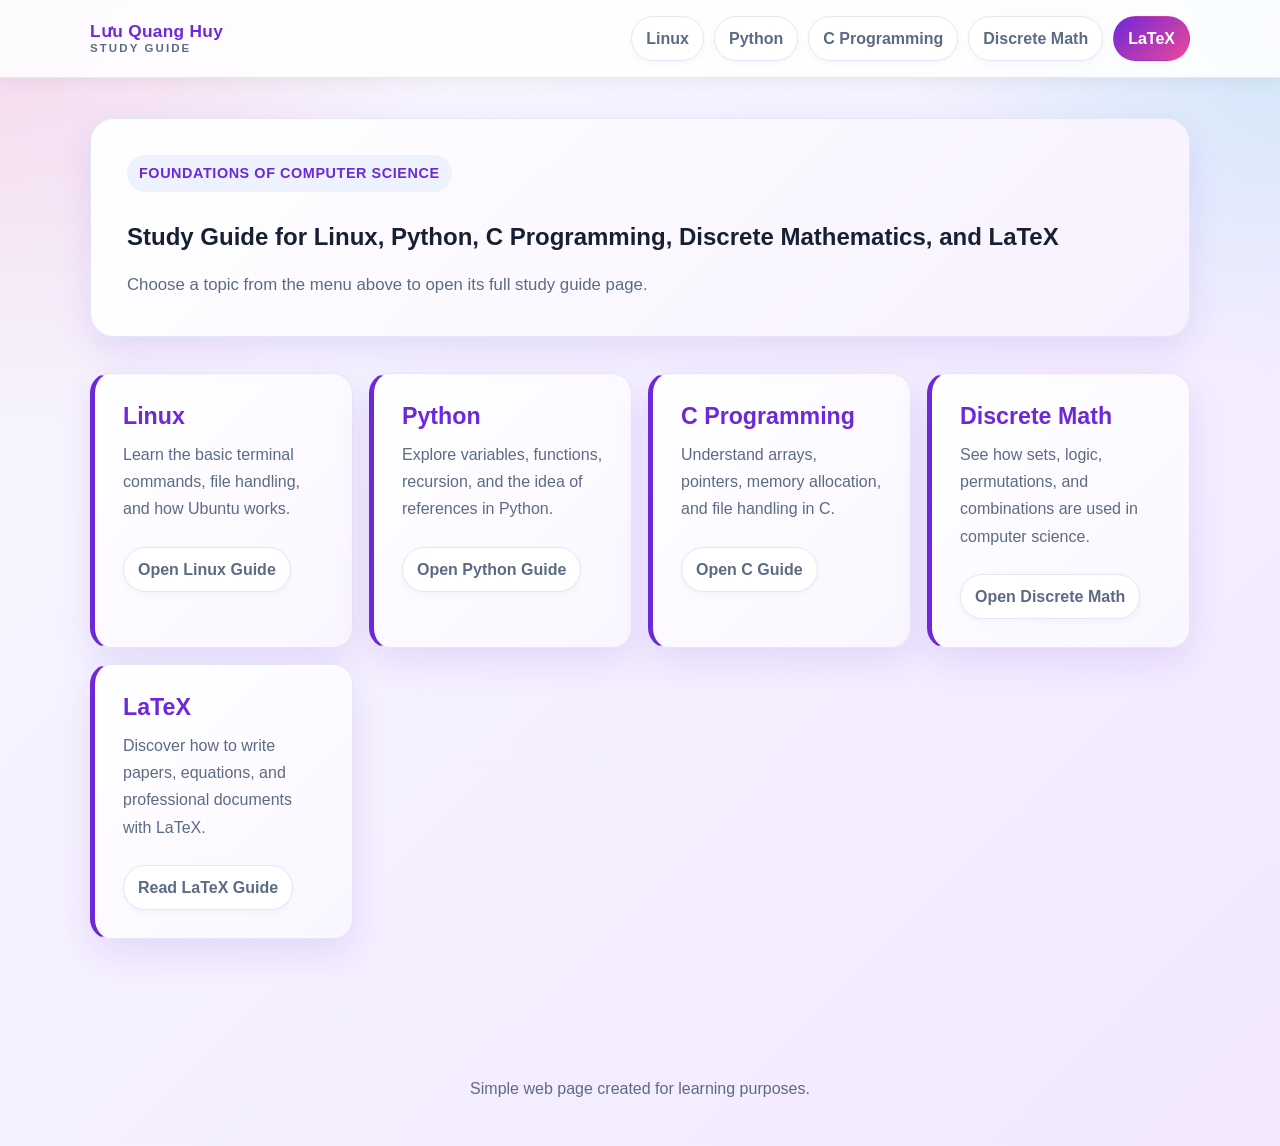
<file: index.html>
<!DOCTYPE html>
<html lang="en">
<head>
    <meta charset="UTF-8">
    <meta name="viewport" content="width=device-width, initial-scale=1.0">
    <meta name="description" content="A simple overview of Python, C programming, and Discrete Mathematics basics in English.">
    <title>Basic Computer Science Overview</title>
    <link rel="stylesheet" href="style.css">
</head>
<body>
    <header class="site-header">
        <div class="container nav-bar">
            <div class="brand-block">
                <a href="#top" class="brand">
                    <span class="brand-name">Lưu Quang Huy</span>
                    <span class="brand-subtitle">Study Guide</span>
                </a>
            </div>
            <nav class="nav-links">
                <a href="../linux.html" class="tab-btn">Linux</a>
                <a href="../python.html" class="tab-btn">Python</a>
                <a href="../c.html" class="tab-btn">C Programming</a>
                <a href="../discrete.html" class="tab-btn">Discrete Math</a>
                <a href="../latex.html" class="tab-btn" style="background: linear-gradient(135deg, var(--accent), var(--accent-2)); color: white; border-color: transparent;">LaTeX</a>
            </nav>
        </div>
    </header>

    <main id="top" class="container" style="padding: 40px 0 60px;">
        <section class="hero-content" style="margin-bottom: 24px;">
            <p class="eyebrow">Foundations of Computer Science</p>
            <h1>Study Guide for Linux, Python, C Programming, Discrete Mathematics, and LaTeX</h1>
            <p class="lead">Choose a topic from the menu above to open its full study guide page.</p>
        </section>

        <section class="topics-grid" style="display:grid; grid-template-columns: repeat(auto-fit, minmax(240px, 1fr)); gap: 16px; margin-bottom: 24px;">
            <article class="card">
                <h2>Linux</h2>
                <p>Learn the basic terminal commands, file handling, and how Ubuntu works.</p>
                <a href="../linux.html" class="tab-btn" style="display: inline-block; margin-top: 8px;">Open Linux Guide</a>
            </article>

            <article class="card">
                <h2>Python</h2>
                <p>Explore variables, functions, recursion, and the idea of references in Python.</p>
                <a href="../python.html" class="tab-btn" style="display: inline-block; margin-top: 8px;">Open Python Guide</a>
            </article>

            <article class="card">
                <h2>C Programming</h2>
                <p>Understand arrays, pointers, memory allocation, and file handling in C.</p>
                <a href="../c.html" class="tab-btn" style="display: inline-block; margin-top: 8px;">Open C Guide</a>
            </article>

            <article class="card">
                <h2>Discrete Math</h2>
                <p>See how sets, logic, permutations, and combinations are used in computer science.</p>
                <a href="../discrete.html" class="tab-btn" style="display: inline-block; margin-top: 8px;">Open Discrete Math</a>
            </article>

            <article class="card">
                <h2>LaTeX</h2>
                <p>Discover how to write papers, equations, and professional documents with LaTeX.</p>
                <a href="../latex.html" class="tab-btn" style="display: inline-block; margin-top: 8px;">Read LaTeX Guide</a>
            </article>
        </section>
    </main>

    <footer class="site-footer">
        <div class="container">
            <p>Simple web page created for learning purposes.</p>
        </div>
    </footer>
</body>
</html>
</file>
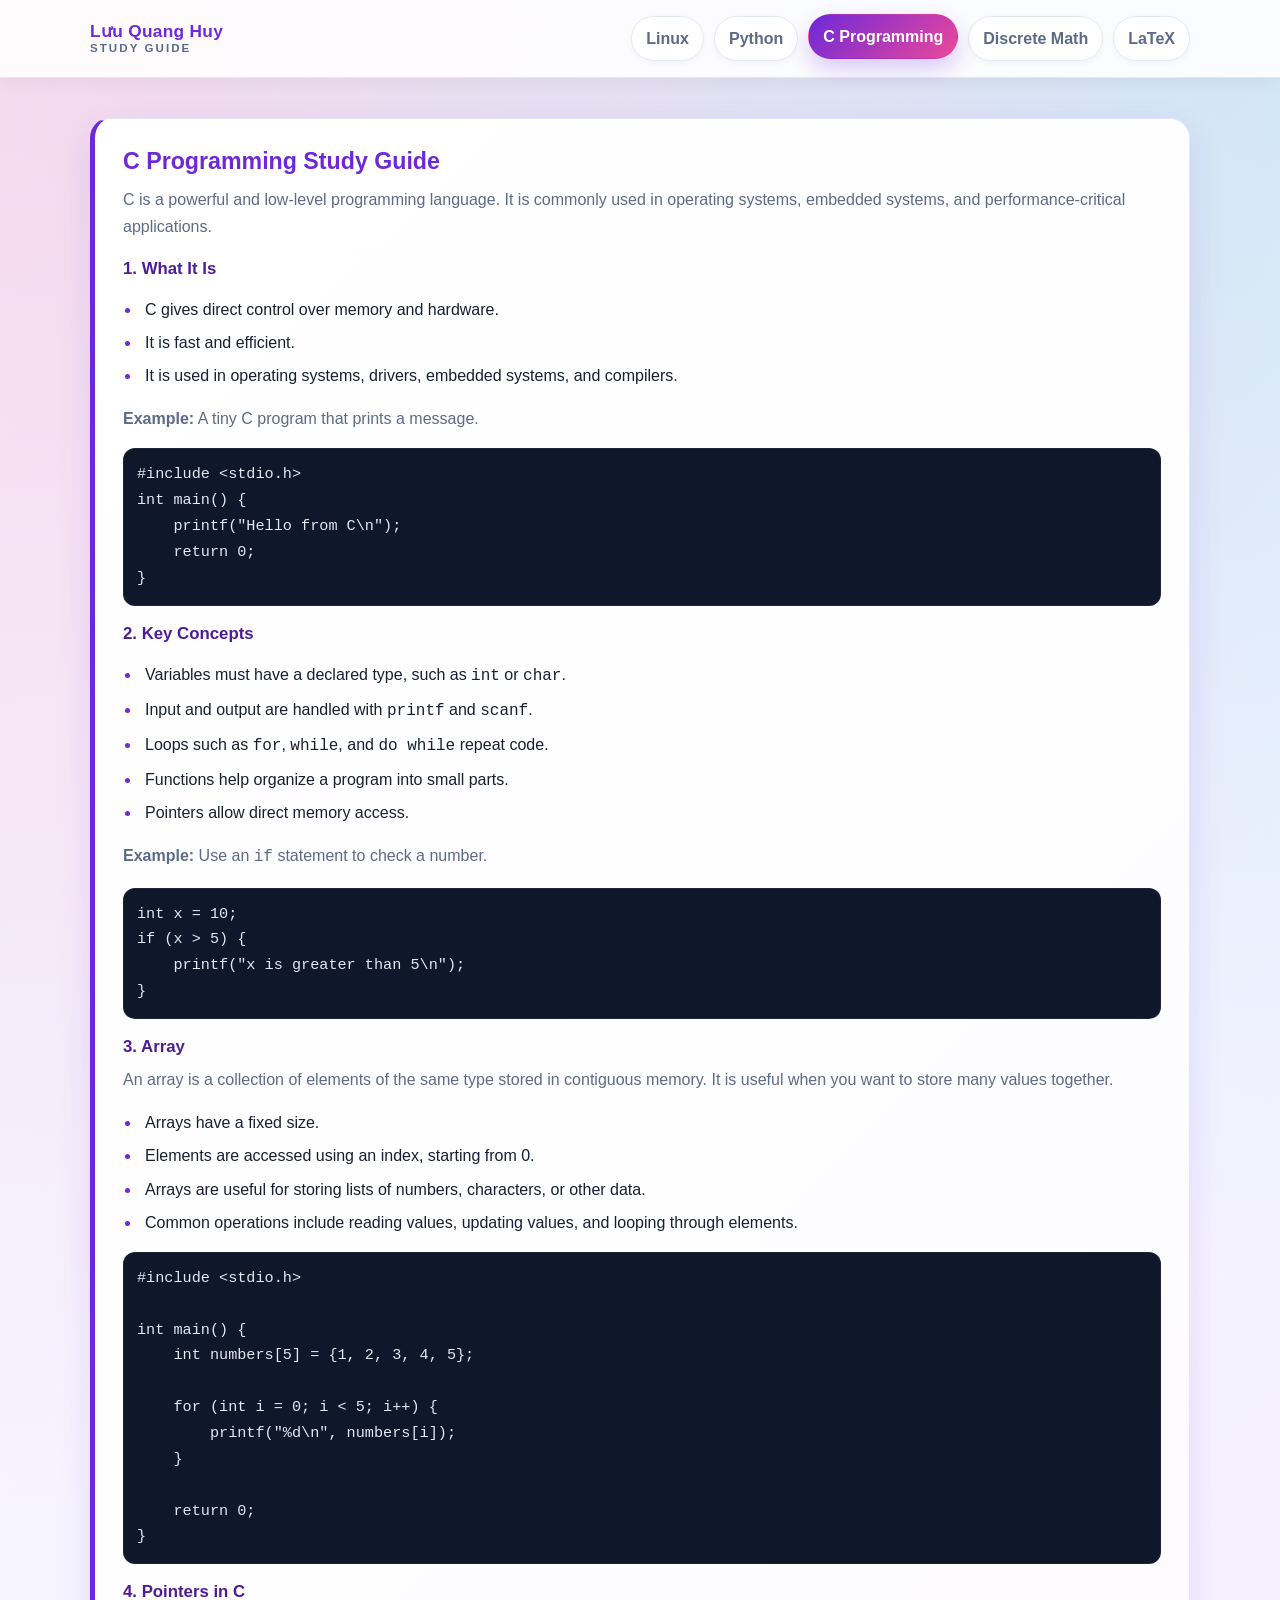
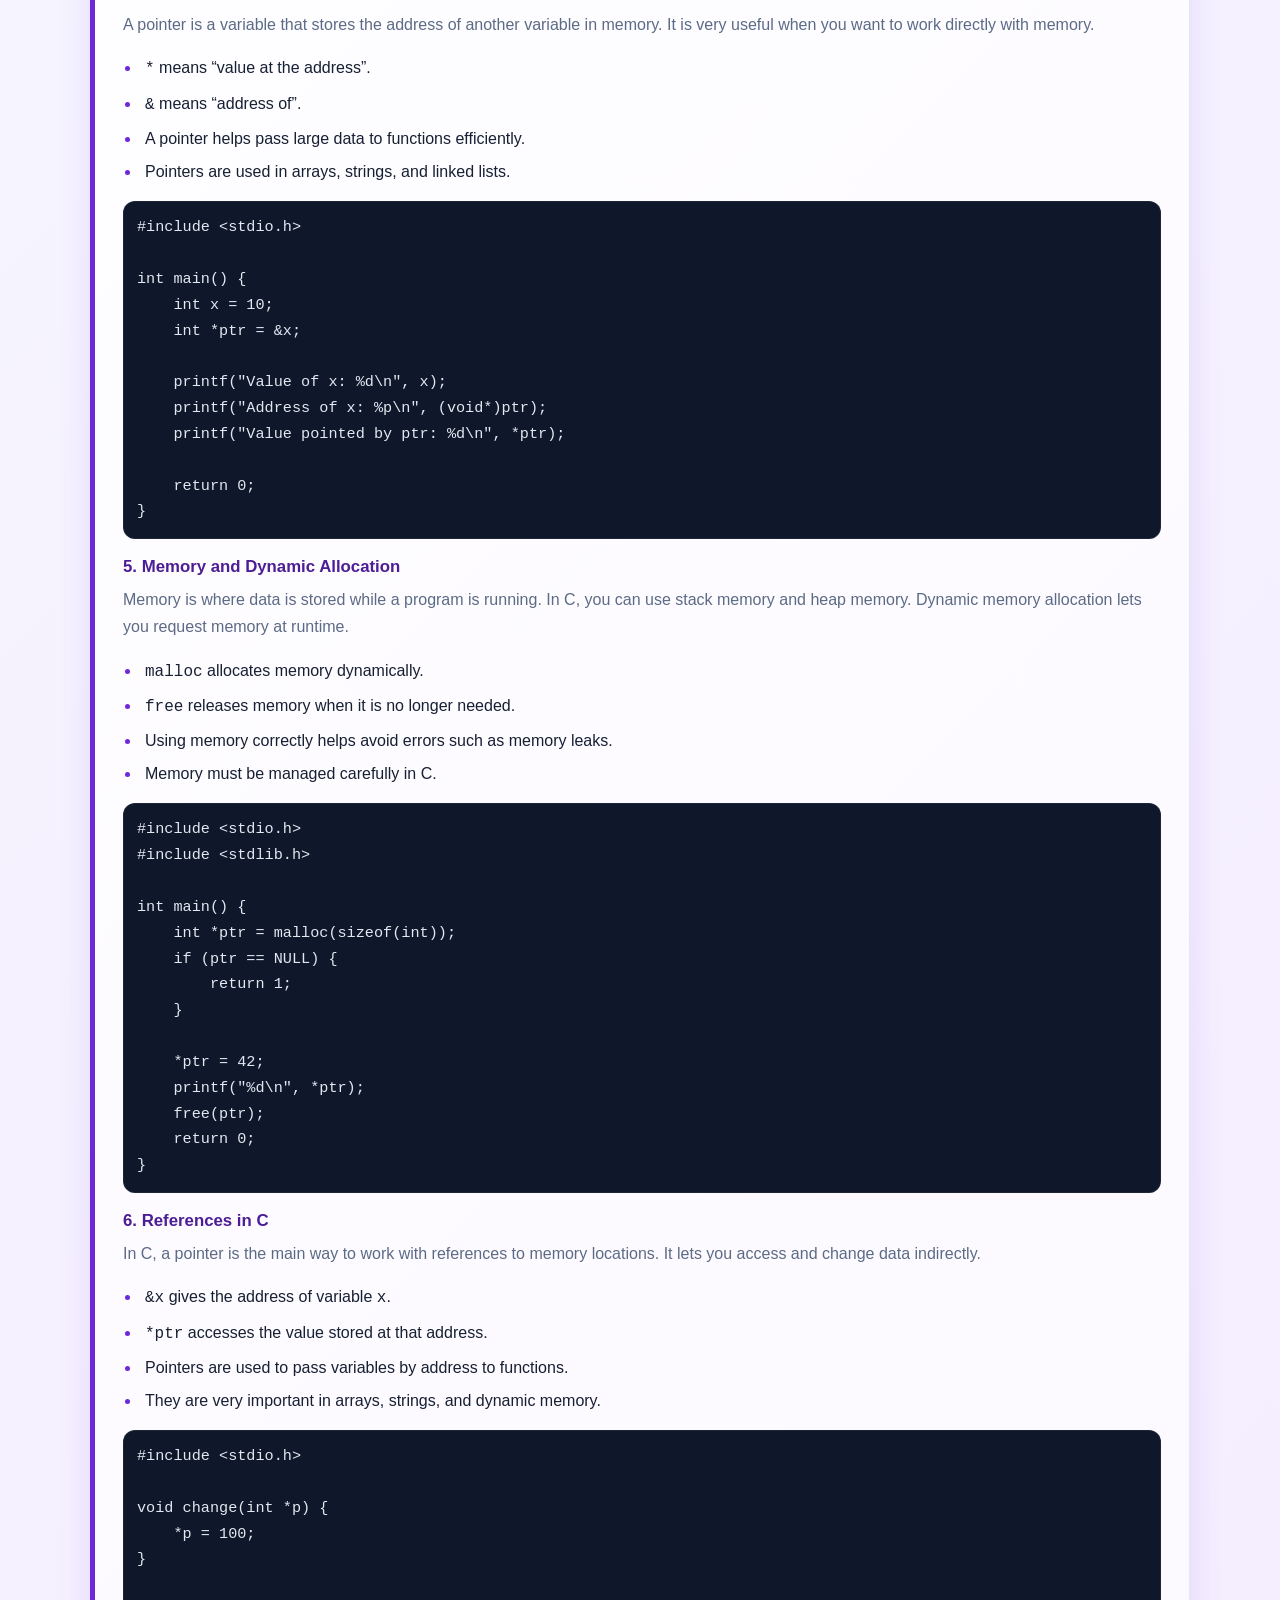
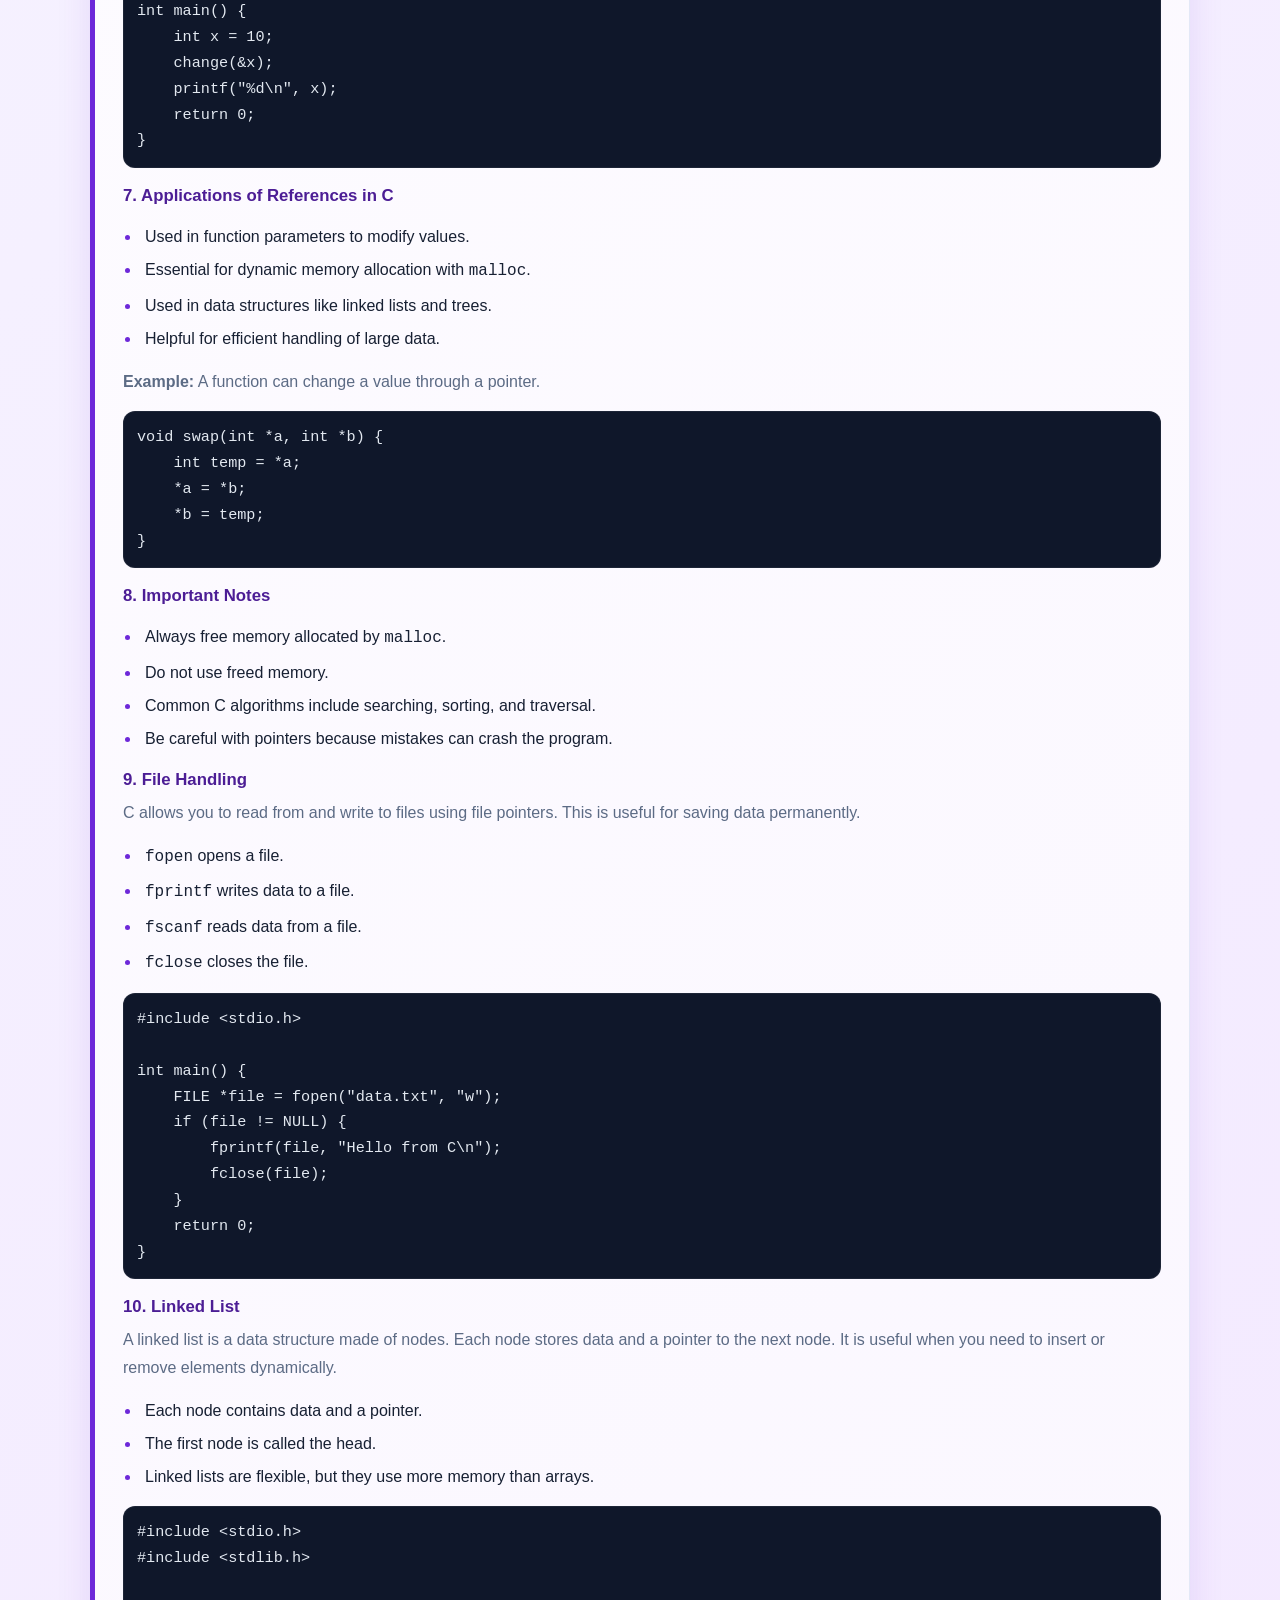
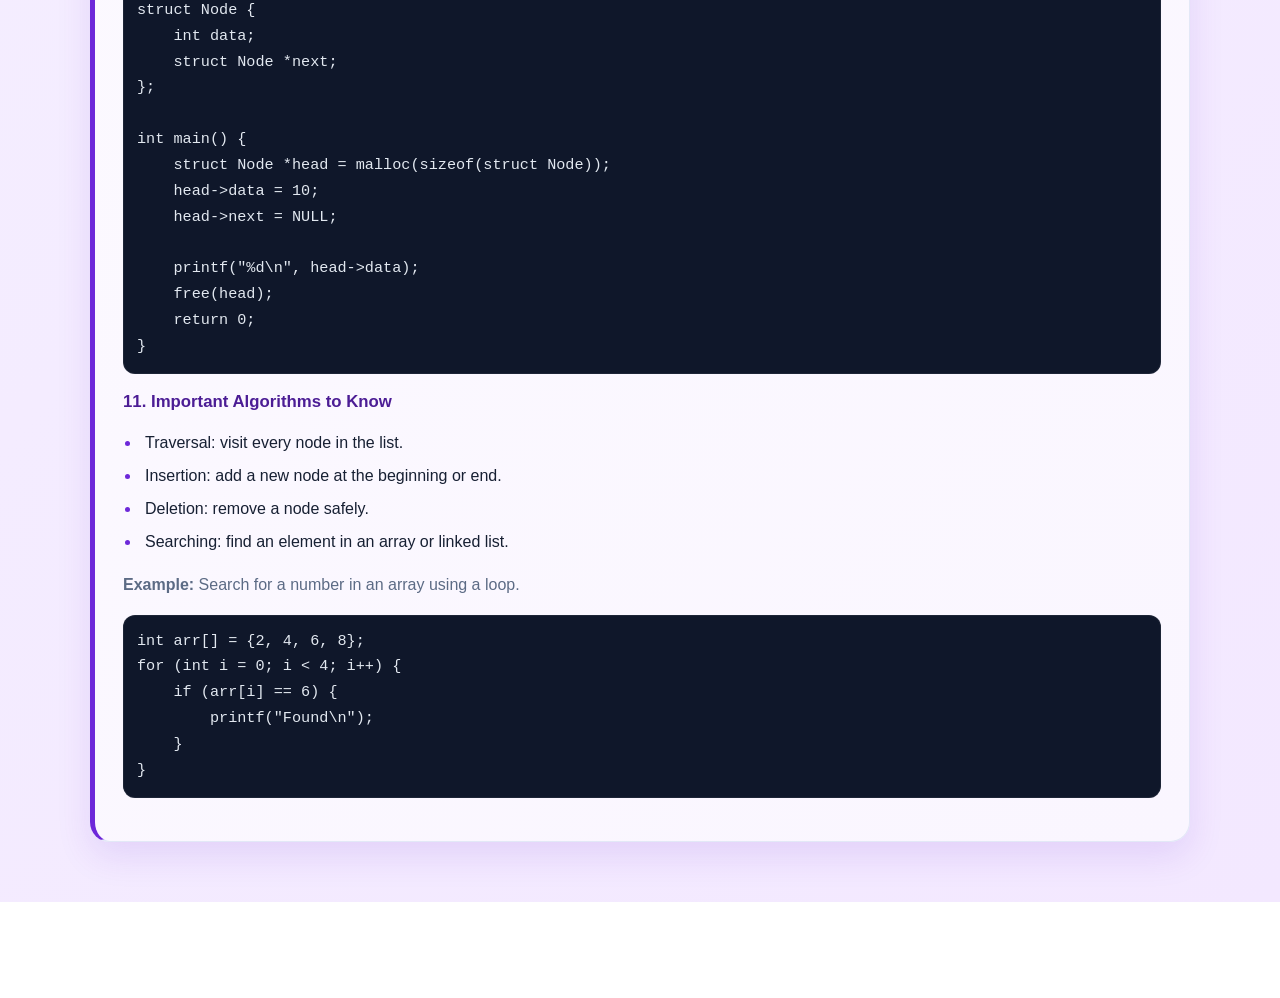
<file: c.html>
<!DOCTYPE html>
<html lang="en">
<head>
    <meta charset="UTF-8">
    <meta name="viewport" content="width=device-width, initial-scale=1.0">
    <title>C Programming Study Guide</title>
    <link rel="stylesheet" href="html/style.css">
</head>
<body>
    <header class="site-header">
        <div class="container nav-bar">
            <div class="brand-block">
                <a href="html/index.html" class="brand">
                    <span class="brand-name">Lưu Quang Huy</span>
                    <span class="brand-subtitle">Study Guide</span>
                </a>
            </div>
            <nav class="nav-links">
                <a href="linux.html" class="tab-btn">Linux</a>
                <a href="python.html" class="tab-btn">Python</a>
                <a href="c.html" class="tab-btn active">C Programming</a>
                <a href="discrete.html" class="tab-btn">Discrete Math</a>
                <a href="latex.html" class="tab-btn">LaTeX</a>
            </nav>
        </div>
    </header>

    <main class="container" style="padding: 40px 0 60px;">
        <section class="card">
            <h2>C Programming Study Guide</h2>
            <p>C is a powerful and low-level programming language. It is commonly used in operating systems, embedded systems, and performance-critical applications.</p>

            <h3>1. What It Is</h3>
            <ul>
                <li>C gives direct control over memory and hardware.</li>
                <li>It is fast and efficient.</li>
                <li>It is used in operating systems, drivers, embedded systems, and compilers.</li>
            </ul>
            <p><strong>Example:</strong> A tiny C program that prints a message.</p>
            <pre><code>#include &lt;stdio.h&gt;
int main() {
    printf("Hello from C\n");
    return 0;
}</code></pre>

            <h3>2. Key Concepts</h3>
            <ul>
                <li>Variables must have a declared type, such as <code>int</code> or <code>char</code>.</li>
                <li>Input and output are handled with <code>printf</code> and <code>scanf</code>.</li>
                <li>Loops such as <code>for</code>, <code>while</code>, and <code>do while</code> repeat code.</li>
                <li>Functions help organize a program into small parts.</li>
                <li>Pointers allow direct memory access.</li>
            </ul>
            <p><strong>Example:</strong> Use an <code>if</code> statement to check a number.</p>
            <pre><code>int x = 10;
if (x > 5) {
    printf("x is greater than 5\n");
}</code></pre>

            <h3>3. Array</h3>
            <p>An array is a collection of elements of the same type stored in contiguous memory. It is useful when you want to store many values together.</p>
            <ul>
                <li>Arrays have a fixed size.</li>
                <li>Elements are accessed using an index, starting from 0.</li>
                <li>Arrays are useful for storing lists of numbers, characters, or other data.</li>
                <li>Common operations include reading values, updating values, and looping through elements.</li>
            </ul>
            <pre><code>#include &lt;stdio.h&gt;

int main() {
    int numbers[5] = {1, 2, 3, 4, 5};

    for (int i = 0; i &lt; 5; i++) {
        printf("%d\n", numbers[i]);
    }

    return 0;
}</code></pre>

            <h3>4. Pointers in C</h3>
            <p>A pointer is a variable that stores the address of another variable in memory. It is very useful when you want to work directly with memory.</p>
            <ul>
                <li><code>*</code> means “value at the address”.</li>
                <li><code>&</code> means “address of”.</li>
                <li>A pointer helps pass large data to functions efficiently.</li>
                <li>Pointers are used in arrays, strings, and linked lists.</li>
            </ul>
            <pre><code>#include &lt;stdio.h&gt;

int main() {
    int x = 10;
    int *ptr = &x;

    printf("Value of x: %d\n", x);
    printf("Address of x: %p\n", (void*)ptr);
    printf("Value pointed by ptr: %d\n", *ptr);

    return 0;
}</code></pre>

            <h3>5. Memory and Dynamic Allocation</h3>
            <p>Memory is where data is stored while a program is running. In C, you can use stack memory and heap memory. Dynamic memory allocation lets you request memory at runtime.</p>
            <ul>
                <li><code>malloc</code> allocates memory dynamically.</li>
                <li><code>free</code> releases memory when it is no longer needed.</li>
                <li>Using memory correctly helps avoid errors such as memory leaks.</li>
                <li>Memory must be managed carefully in C.</li>
            </ul>
            <pre><code>#include &lt;stdio.h&gt;
#include &lt;stdlib.h&gt;

int main() {
    int *ptr = malloc(sizeof(int));
    if (ptr == NULL) {
        return 1;
    }

    *ptr = 42;
    printf("%d\n", *ptr);
    free(ptr);
    return 0;
}</code></pre>

            <h3>6. References in C</h3>
            <p>In C, a pointer is the main way to work with references to memory locations. It lets you access and change data indirectly.</p>
            <ul>
                <li><code>&x</code> gives the address of variable <code>x</code>.</li>
                <li><code>*ptr</code> accesses the value stored at that address.</li>
                <li>Pointers are used to pass variables by address to functions.</li>
                <li>They are very important in arrays, strings, and dynamic memory.</li>
            </ul>
            <pre><code>#include &lt;stdio.h&gt;

void change(int *p) {
    *p = 100;
}

int main() {
    int x = 10;
    change(&x);
    printf("%d\n", x);
    return 0;
}</code></pre>

            <h3>7. Applications of References in C</h3>
            <ul>
                <li>Used in function parameters to modify values.</li>
                <li>Essential for dynamic memory allocation with <code>malloc</code>.</li>
                <li>Used in data structures like linked lists and trees.</li>
                <li>Helpful for efficient handling of large data.</li>
            </ul>
            <p><strong>Example:</strong> A function can change a value through a pointer.</p>
            <pre><code>void swap(int *a, int *b) {
    int temp = *a;
    *a = *b;
    *b = temp;
}</code></pre>

            <h3>8. Important Notes</h3>
            <ul>
                <li>Always free memory allocated by <code>malloc</code>.</li>
                <li>Do not use freed memory.</li>
                <li>Common C algorithms include searching, sorting, and traversal.</li>
                <li>Be careful with pointers because mistakes can crash the program.</li>
            </ul>

            <h3>9. File Handling</h3>
            <p>C allows you to read from and write to files using file pointers. This is useful for saving data permanently.</p>
            <ul>
                <li><code>fopen</code> opens a file.</li>
                <li><code>fprintf</code> writes data to a file.</li>
                <li><code>fscanf</code> reads data from a file.</li>
                <li><code>fclose</code> closes the file.</li>
            </ul>
            <pre><code>#include &lt;stdio.h&gt;

int main() {
    FILE *file = fopen("data.txt", "w");
    if (file != NULL) {
        fprintf(file, "Hello from C\n");
        fclose(file);
    }
    return 0;
}</code></pre>

            <h3>10. Linked List</h3>
            <p>A linked list is a data structure made of nodes. Each node stores data and a pointer to the next node. It is useful when you need to insert or remove elements dynamically.</p>
            <ul>
                <li>Each node contains data and a pointer.</li>
                <li>The first node is called the head.</li>
                <li>Linked lists are flexible, but they use more memory than arrays.</li>
            </ul>
            <pre><code>#include &lt;stdio.h&gt;
#include &lt;stdlib.h&gt;

struct Node {
    int data;
    struct Node *next;
};

int main() {
    struct Node *head = malloc(sizeof(struct Node));
    head->data = 10;
    head->next = NULL;

    printf("%d\n", head->data);
    free(head);
    return 0;
}</code></pre>

            <h3>11. Important Algorithms to Know</h3>
            <ul>
                <li>Traversal: visit every node in the list.</li>
                <li>Insertion: add a new node at the beginning or end.</li>
                <li>Deletion: remove a node safely.</li>
                <li>Searching: find an element in an array or linked list.</li>
            </ul>
            <p><strong>Example:</strong> Search for a number in an array using a loop.</p>
            <pre><code>int arr[] = {2, 4, 6, 8};
for (int i = 0; i < 4; i++) {
    if (arr[i] == 6) {
        printf("Found\n");
    }
}</code></pre>
        </section>
    </main>
</body>
</html>
</file>
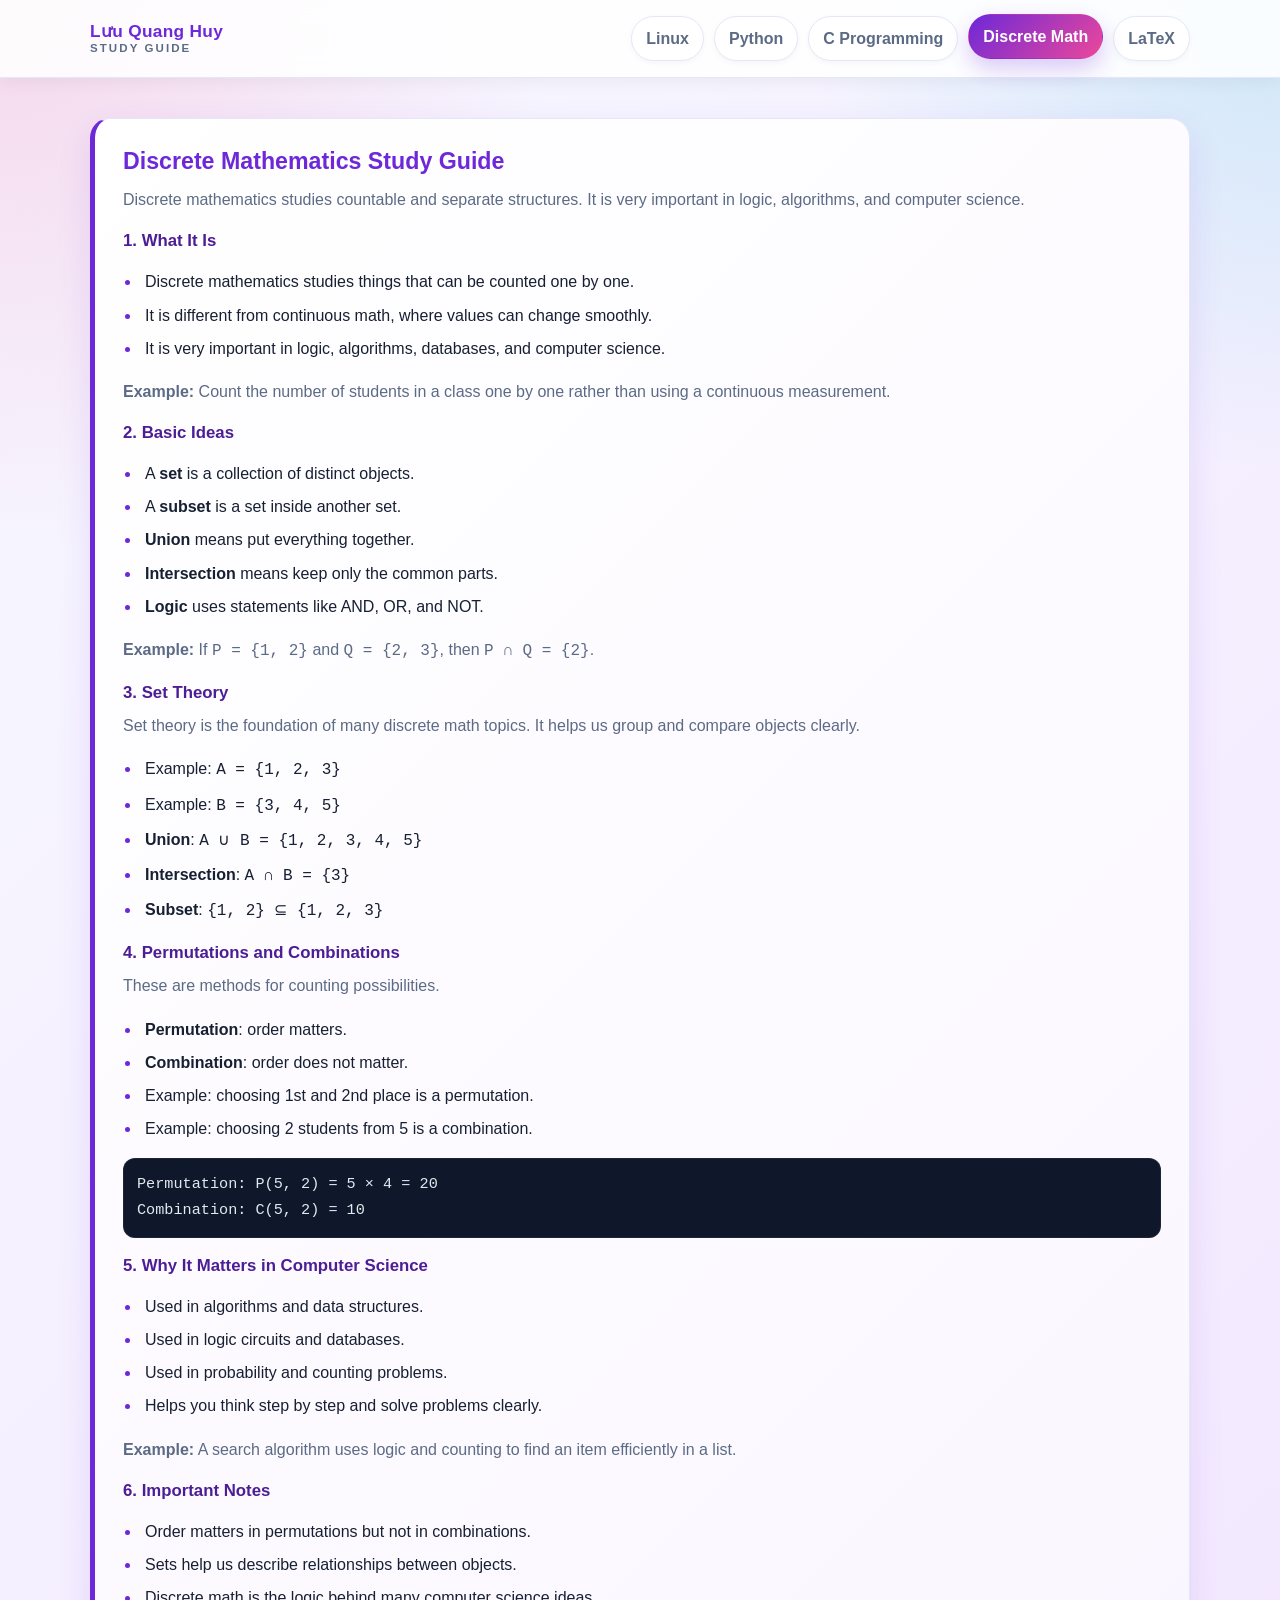
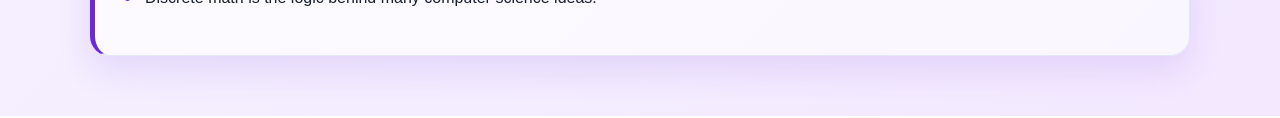
<file: discrete.html>
<!DOCTYPE html>
<html lang="en">
<head>
    <meta charset="UTF-8">
    <meta name="viewport" content="width=device-width, initial-scale=1.0">
    <title>Discrete Mathematics Study Guide</title>
    <link rel="stylesheet" href="html/style.css">
</head>
<body>
    <header class="site-header">
        <div class="container nav-bar">
            <div class="brand-block">
                <a href="html/index.html" class="brand">
                    <span class="brand-name">Lưu Quang Huy</span>
                    <span class="brand-subtitle">Study Guide</span>
                </a>
            </div>
            <nav class="nav-links">
                <a href="linux.html" class="tab-btn">Linux</a>
                <a href="python.html" class="tab-btn">Python</a>
                <a href="c.html" class="tab-btn">C Programming</a>
                <a href="discrete.html" class="tab-btn active">Discrete Math</a>
                <a href="latex.html" class="tab-btn">LaTeX</a>
            </nav>
        </div>
    </header>

    <main class="container" style="padding: 40px 0 60px;">
        <section class="card">
            <h2>Discrete Mathematics Study Guide</h2>
            <p>Discrete mathematics studies countable and separate structures. It is very important in logic, algorithms, and computer science.</p>

            <h3>1. What It Is</h3>
            <ul>
                <li>Discrete mathematics studies things that can be counted one by one.</li>
                <li>It is different from continuous math, where values can change smoothly.</li>
                <li>It is very important in logic, algorithms, databases, and computer science.</li>
            </ul>
            <p><strong>Example:</strong> Count the number of students in a class one by one rather than using a continuous measurement.</p>

            <h3>2. Basic Ideas</h3>
            <ul>
                <li>A <strong>set</strong> is a collection of distinct objects.</li>
                <li>A <strong>subset</strong> is a set inside another set.</li>
                <li><strong>Union</strong> means put everything together.</li>
                <li><strong>Intersection</strong> means keep only the common parts.</li>
                <li><strong>Logic</strong> uses statements like AND, OR, and NOT.</li>
            </ul>
            <p><strong>Example:</strong> If <code>P = {1, 2}</code> and <code>Q = {2, 3}</code>, then <code>P ∩ Q = {2}</code>.</p>

            <h3>3. Set Theory</h3>
            <p>Set theory is the foundation of many discrete math topics. It helps us group and compare objects clearly.</p>
            <ul>
                <li>Example: <code>A = {1, 2, 3}</code></li>
                <li>Example: <code>B = {3, 4, 5}</code></li>
                <li><strong>Union</strong>: <code>A ∪ B = {1, 2, 3, 4, 5}</code></li>
                <li><strong>Intersection</strong>: <code>A ∩ B = {3}</code></li>
                <li><strong>Subset</strong>: <code>{1, 2} ⊆ {1, 2, 3}</code></li>
            </ul>

            <h3>4. Permutations and Combinations</h3>
            <p>These are methods for counting possibilities.</p>
            <ul>
                <li><strong>Permutation</strong>: order matters.</li>
                <li><strong>Combination</strong>: order does not matter.</li>
                <li>Example: choosing 1st and 2nd place is a permutation.</li>
                <li>Example: choosing 2 students from 5 is a combination.</li>
            </ul>
            <pre><code>Permutation: P(5, 2) = 5 × 4 = 20
Combination: C(5, 2) = 10</code></pre>

            <h3>5. Why It Matters in Computer Science</h3>
            <ul>
                <li>Used in algorithms and data structures.</li>
                <li>Used in logic circuits and databases.</li>
                <li>Used in probability and counting problems.</li>
                <li>Helps you think step by step and solve problems clearly.</li>
            </ul>
            <p><strong>Example:</strong> A search algorithm uses logic and counting to find an item efficiently in a list.</p>

            <h3>6. Important Notes</h3>
            <ul>
                <li>Order matters in permutations but not in combinations.</li>
                <li>Sets help us describe relationships between objects.</li>
                <li>Discrete math is the logic behind many computer science ideas.</li>
            </ul>
        </section>
    </main>
</body>
</html>
</file>
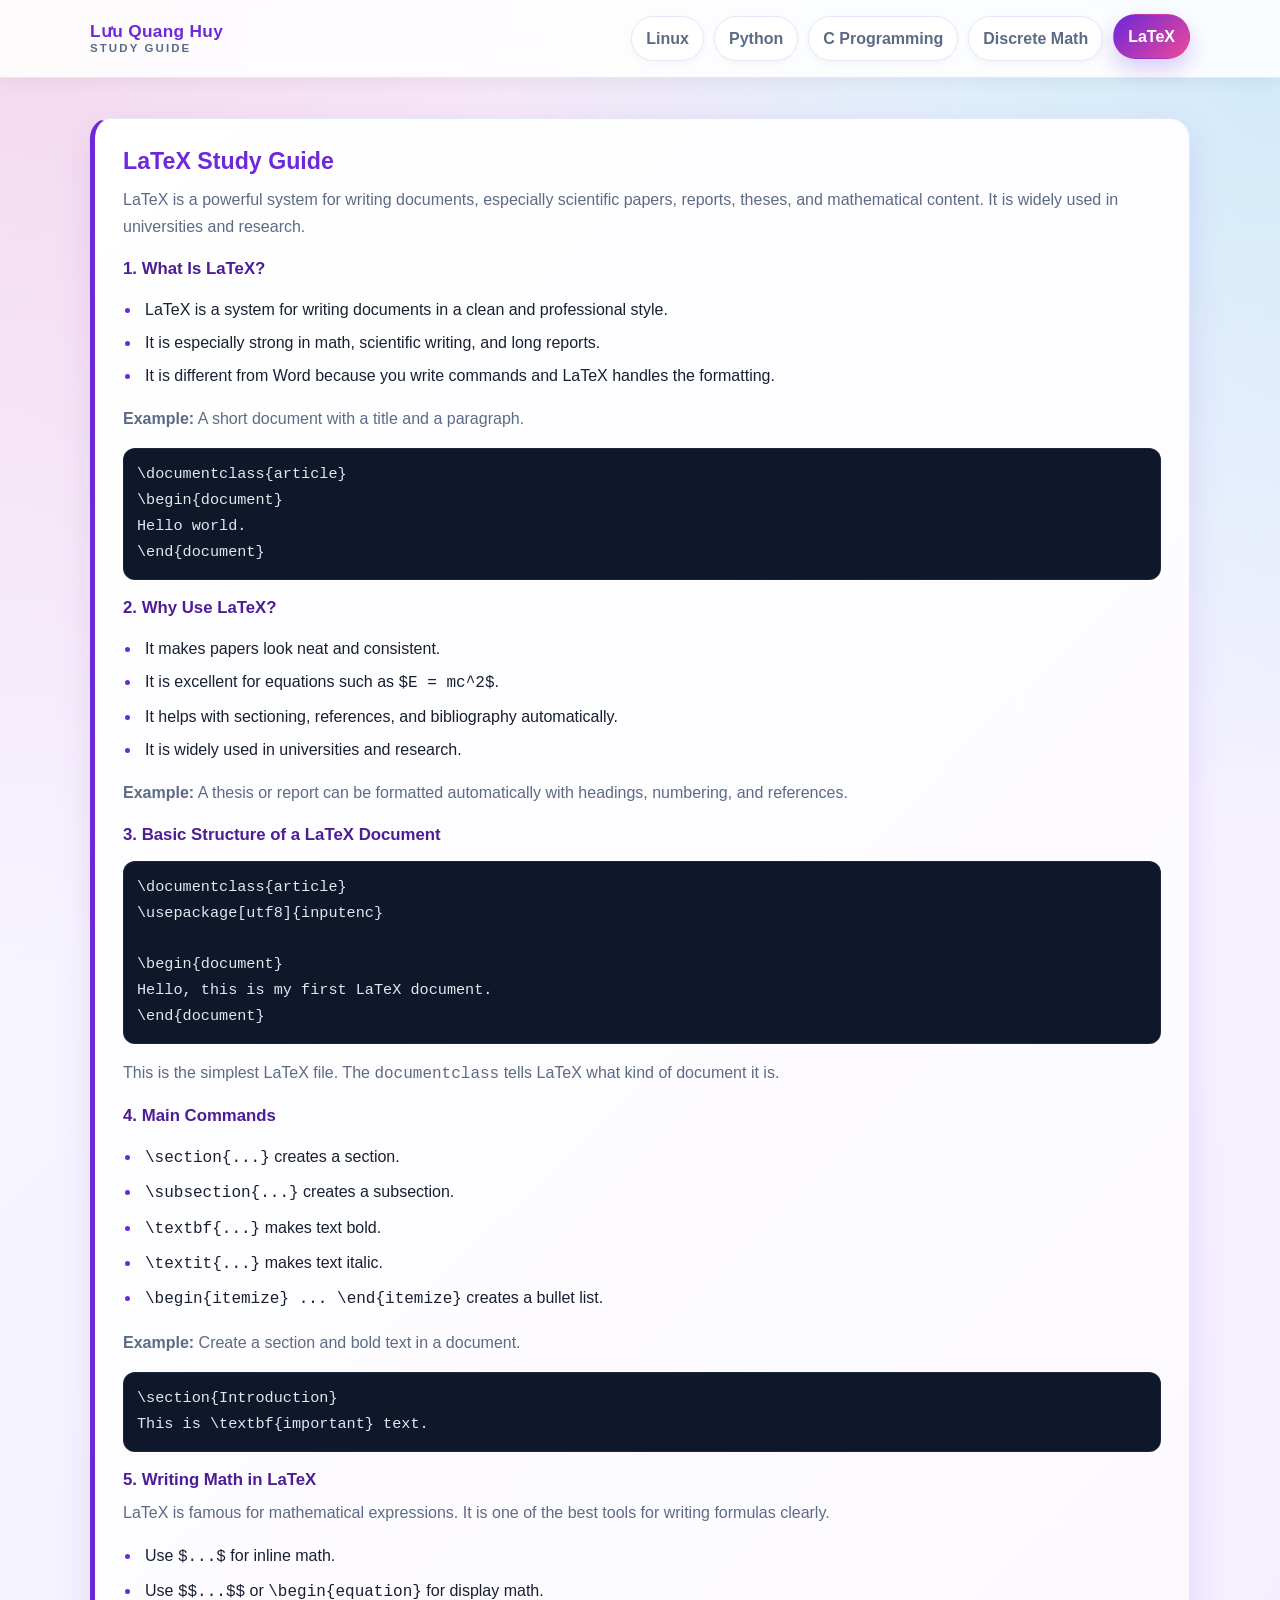
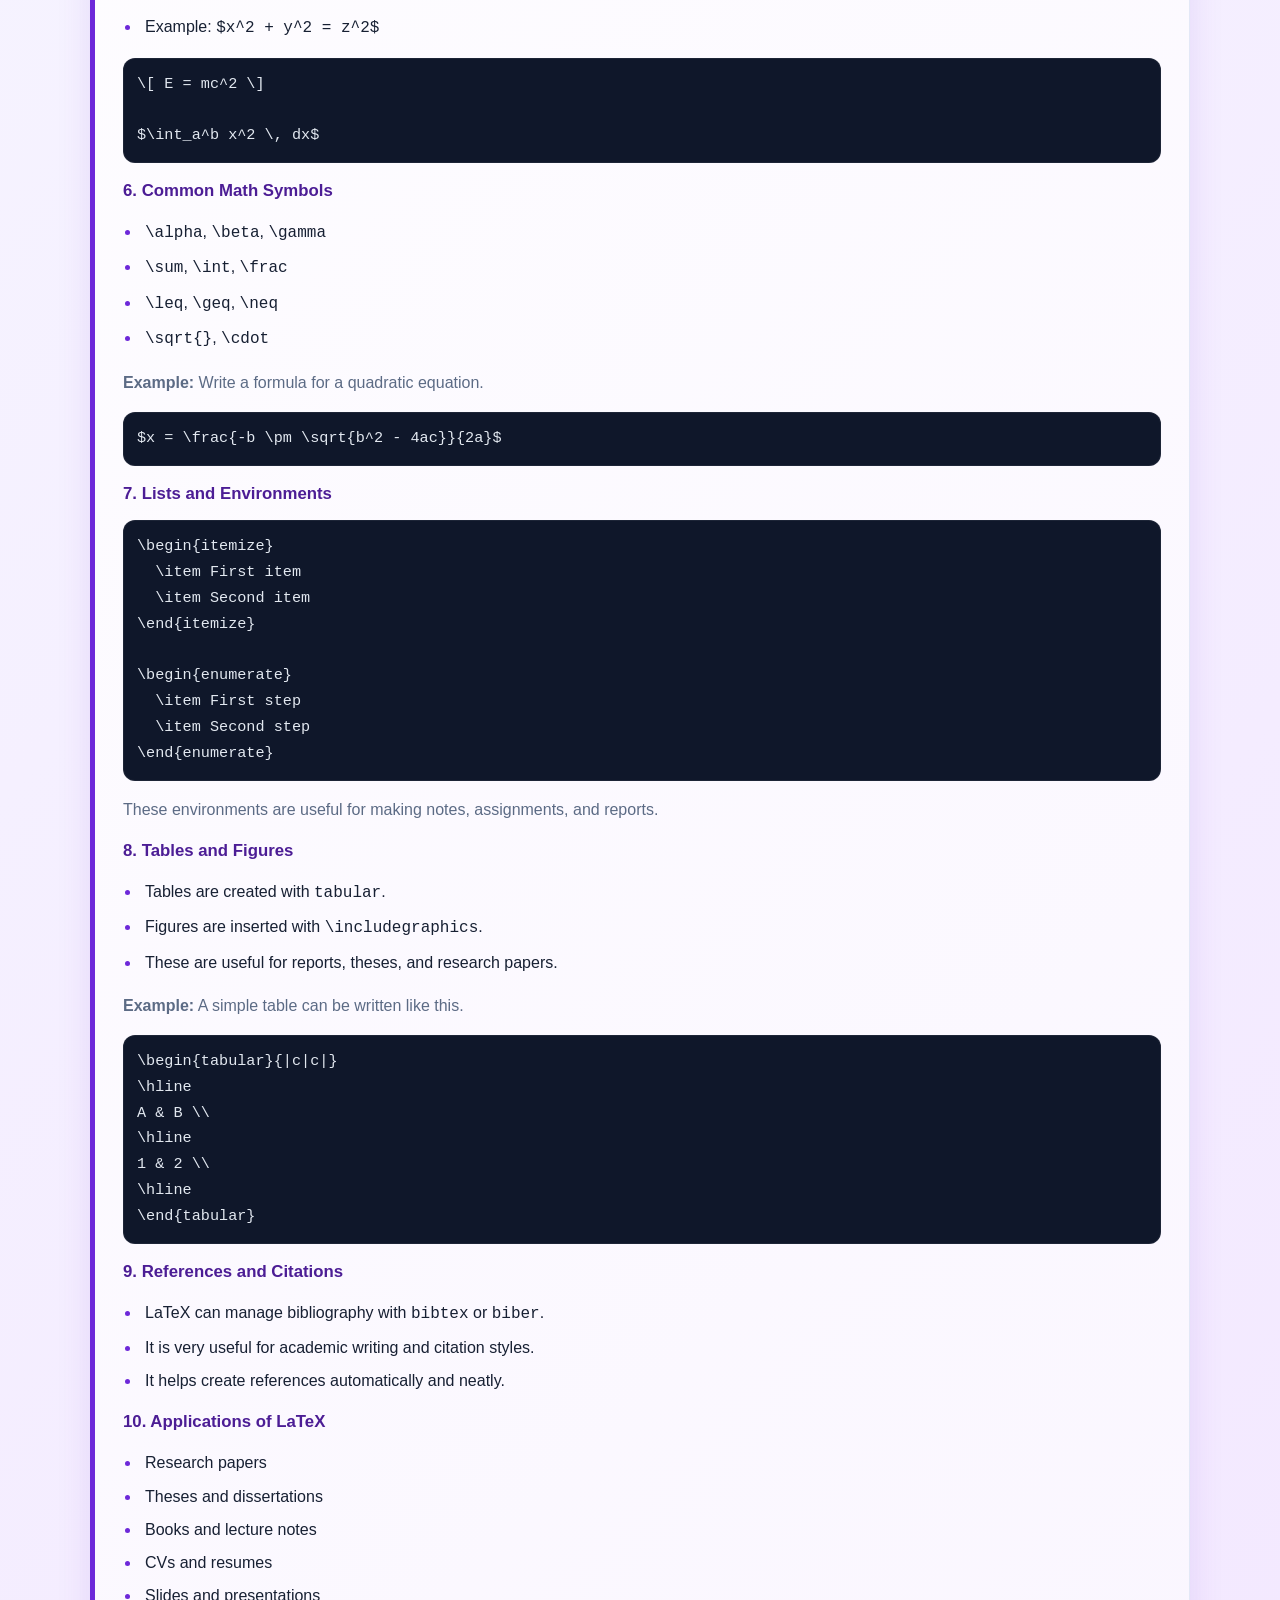
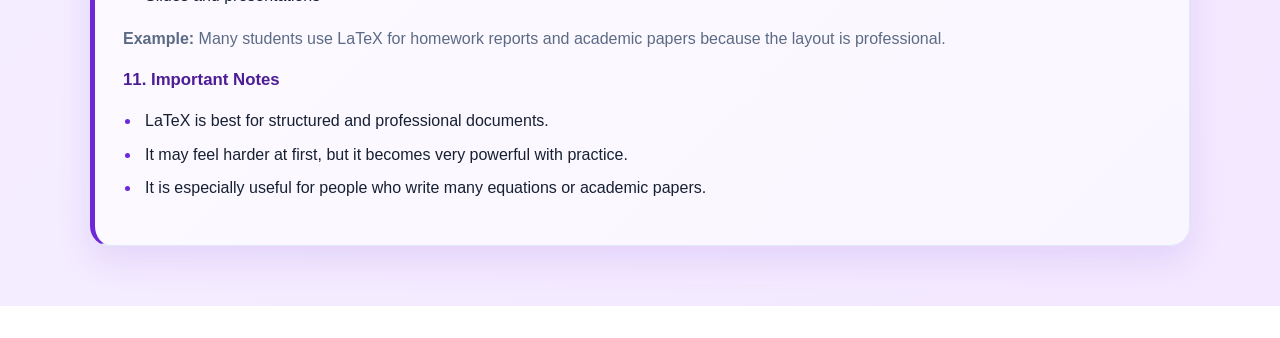
<file: latex.html>
<!DOCTYPE html>
<html lang="en">
<head>
    <meta charset="UTF-8">
    <meta name="viewport" content="width=device-width, initial-scale=1.0">
    <title>LaTeX Study Guide</title>
    <link rel="stylesheet" href="html/style.css">
</head>
<body>
    <header class="site-header">
        <div class="container nav-bar">
            <div class="brand-block">
                <a href="html/index.html" class="brand">
                    <span class="brand-name">Lưu Quang Huy</span>
                    <span class="brand-subtitle">Study Guide</span>
                </a>
            </div>
            <nav class="nav-links">
                <a href="linux.html" class="tab-btn">Linux</a>
                <a href="python.html" class="tab-btn">Python</a>
                <a href="c.html" class="tab-btn">C Programming</a>
                <a href="discrete.html" class="tab-btn">Discrete Math</a>
                <a href="latex.html" class="tab-btn active">LaTeX</a>
            </nav>
        </div>
    </header>

    <main class="container" style="padding: 40px 0 60px;">
        <section class="card">
            <h2>LaTeX Study Guide</h2>
            <p>LaTeX is a powerful system for writing documents, especially scientific papers, reports, theses, and mathematical content. It is widely used in universities and research.</p>

            <h3>1. What Is LaTeX?</h3>
            <ul>
                <li>LaTeX is a system for writing documents in a clean and professional style.</li>
                <li>It is especially strong in math, scientific writing, and long reports.</li>
                <li>It is different from Word because you write commands and LaTeX handles the formatting.</li>
            </ul>
            <p><strong>Example:</strong> A short document with a title and a paragraph.</p>
            <pre><code>\documentclass{article}
\begin{document}
Hello world.
\end{document}</code></pre>

            <h3>2. Why Use LaTeX?</h3>
            <ul>
                <li>It makes papers look neat and consistent.</li>
                <li>It is excellent for equations such as <code>$E = mc^2$</code>.</li>
                <li>It helps with sectioning, references, and bibliography automatically.</li>
                <li>It is widely used in universities and research.</li>
            </ul>
            <p><strong>Example:</strong> A thesis or report can be formatted automatically with headings, numbering, and references.</p>

            <h3>3. Basic Structure of a LaTeX Document</h3>
            <pre><code>\documentclass{article}
\usepackage[utf8]{inputenc}

\begin{document}
Hello, this is my first LaTeX document.
\end{document}</code></pre>
            <p>This is the simplest LaTeX file. The <code>documentclass</code> tells LaTeX what kind of document it is.</p>

            <h3>4. Main Commands</h3>
            <ul>
                <li><code>\section{...}</code> creates a section.</li>
                <li><code>\subsection{...}</code> creates a subsection.</li>
                <li><code>\textbf{...}</code> makes text bold.</li>
                <li><code>\textit{...}</code> makes text italic.</li>
                <li><code>\begin{itemize} ... \end{itemize}</code> creates a bullet list.</li>
            </ul>
            <p><strong>Example:</strong> Create a section and bold text in a document.</p>
            <pre><code>\section{Introduction}
This is \textbf{important} text.</code></pre>

            <h3>5. Writing Math in LaTeX</h3>
            <p>LaTeX is famous for mathematical expressions. It is one of the best tools for writing formulas clearly.</p>
            <ul>
                <li>Use <code>$...$</code> for inline math.</li>
                <li>Use <code>$$...$$</code> or <code>\begin{equation}</code> for display math.</li>
                <li>Example: <code>$x^2 + y^2 = z^2$</code></li>
            </ul>
            <pre><code>\[ E = mc^2 \]

$\int_a^b x^2 \, dx$</code></pre>

            <h3>6. Common Math Symbols</h3>
            <ul>
                <li><code>\alpha</code>, <code>\beta</code>, <code>\gamma</code></li>
                <li><code>\sum</code>, <code>\int</code>, <code>\frac</code></li>
                <li><code>\leq</code>, <code>\geq</code>, <code>\neq</code></li>
                <li><code>\sqrt{}</code>, <code>\cdot</code></li>
            </ul>
            <p><strong>Example:</strong> Write a formula for a quadratic equation.</p>
            <pre><code>$x = \frac{-b \pm \sqrt{b^2 - 4ac}}{2a}$</code></pre>

            <h3>7. Lists and Environments</h3>
            <pre><code>\begin{itemize}
  \item First item
  \item Second item
\end{itemize}

\begin{enumerate}
  \item First step
  \item Second step
\end{enumerate}</code></pre>
            <p>These environments are useful for making notes, assignments, and reports.</p>

            <h3>8. Tables and Figures</h3>
            <ul>
                <li>Tables are created with <code>tabular</code>.</li>
                <li>Figures are inserted with <code>\includegraphics</code>.</li>
                <li>These are useful for reports, theses, and research papers.</li>
            </ul>
            <p><strong>Example:</strong> A simple table can be written like this.</p>
            <pre><code>\begin{tabular}{|c|c|}
\hline
A & B \\
\hline
1 & 2 \\
\hline
\end{tabular}</code></pre>

            <h3>9. References and Citations</h3>
            <ul>
                <li>LaTeX can manage bibliography with <code>bibtex</code> or <code>biber</code>.</li>
                <li>It is very useful for academic writing and citation styles.</li>
                <li>It helps create references automatically and neatly.</li>
            </ul>

            <h3>10. Applications of LaTeX</h3>
            <ul>
                <li>Research papers</li>
                <li>Theses and dissertations</li>
                <li>Books and lecture notes</li>
                <li>CVs and resumes</li>
                <li>Slides and presentations</li>
            </ul>
            <p><strong>Example:</strong> Many students use LaTeX for homework reports and academic papers because the layout is professional.</p>

            <h3>11. Important Notes</h3>
            <ul>
                <li>LaTeX is best for structured and professional documents.</li>
                <li>It may feel harder at first, but it becomes very powerful with practice.</li>
                <li>It is especially useful for people who write many equations or academic papers.</li>
            </ul>
        </section>
    </main>
</body>
</html>
</file>
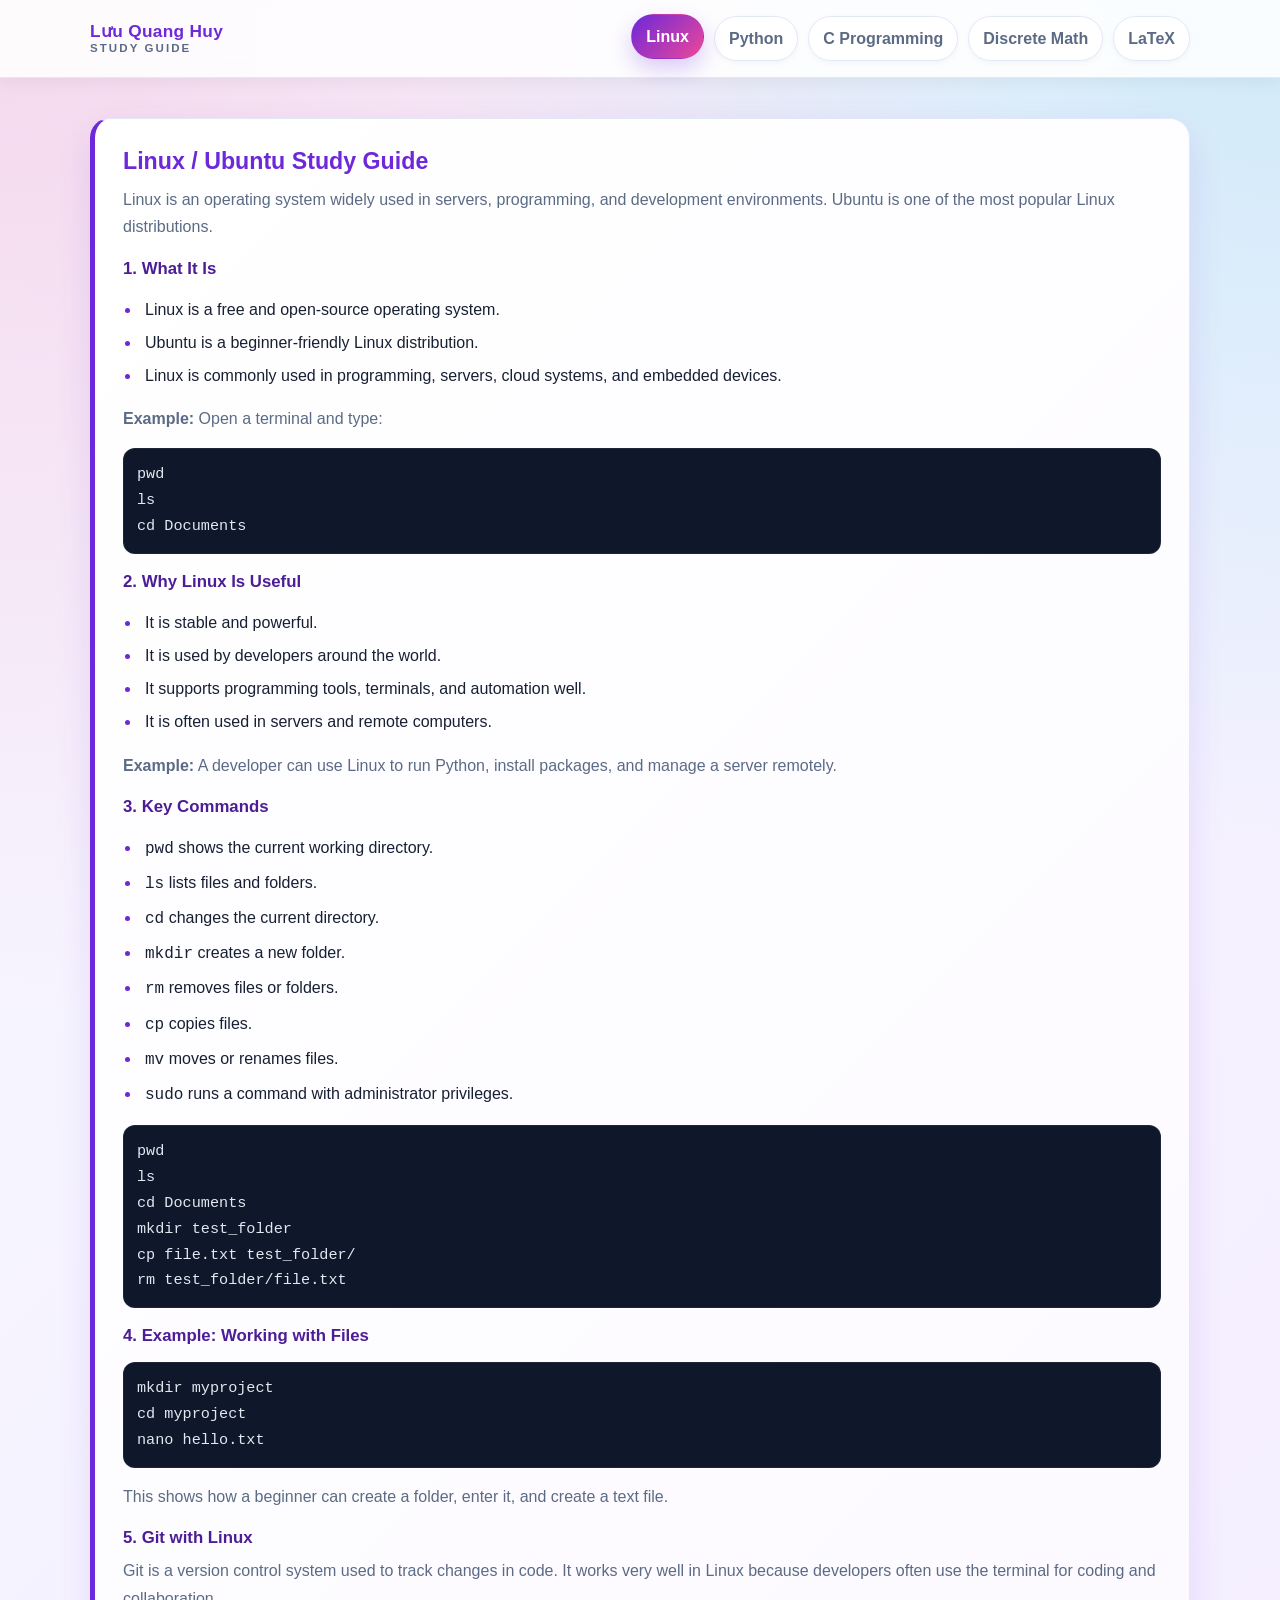
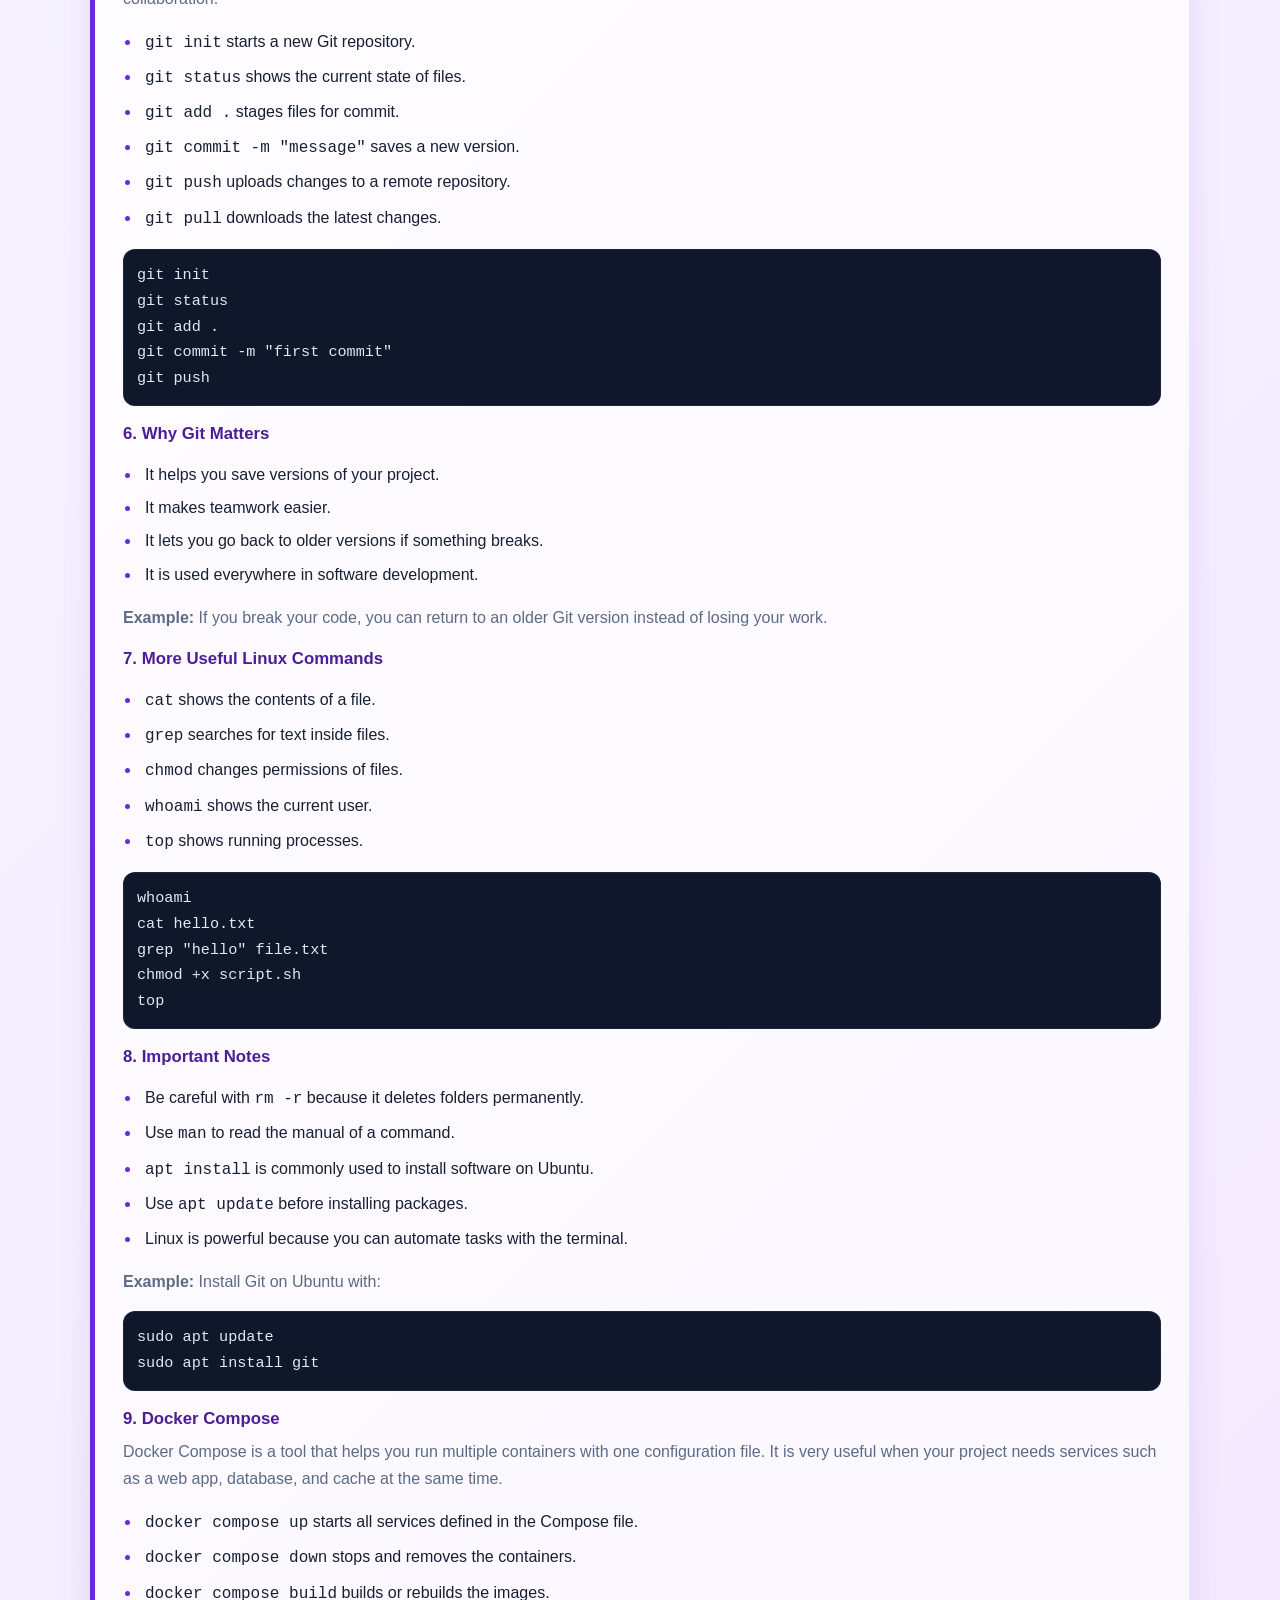
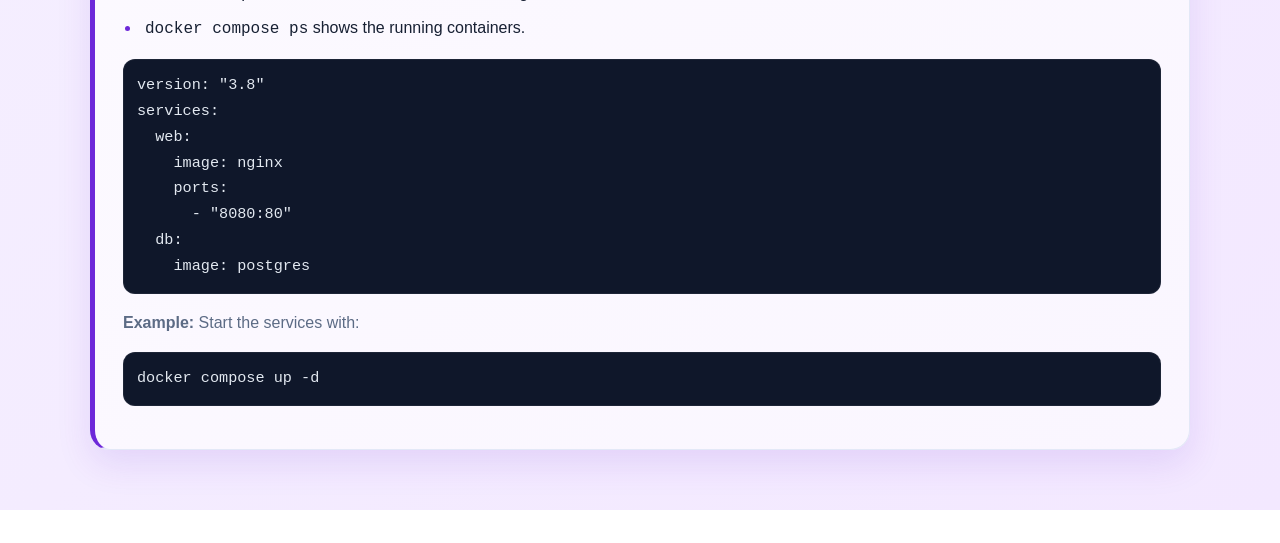
<file: linux.html>
<!DOCTYPE html>
<html lang="en">
<head>
    <meta charset="UTF-8">
    <meta name="viewport" content="width=device-width, initial-scale=1.0">
    <title>Linux Study Guide</title>
    <link rel="stylesheet" href="html/style.css">
</head>
<body>
    <header class="site-header">
        <div class="container nav-bar">
            <div class="brand-block">
                <a href="html/index.html" class="brand">
                    <span class="brand-name">Lưu Quang Huy</span>
                    <span class="brand-subtitle">Study Guide</span>
                </a>
            </div>
            <nav class="nav-links">
                <a href="linux.html" class="tab-btn active">Linux</a>
                <a href="python.html" class="tab-btn">Python</a>
                <a href="c.html" class="tab-btn">C Programming</a>
                <a href="discrete.html" class="tab-btn">Discrete Math</a>
                <a href="latex.html" class="tab-btn">LaTeX</a>
            </nav>
        </div>
    </header>

    <main class="container" style="padding: 40px 0 60px;">
        <section class="card">
            <h2>Linux / Ubuntu Study Guide</h2>
            <p>Linux is an operating system widely used in servers, programming, and development environments. Ubuntu is one of the most popular Linux distributions.</p>

            <h3>1. What It Is</h3>
            <ul>
                <li>Linux is a free and open-source operating system.</li>
                <li>Ubuntu is a beginner-friendly Linux distribution.</li>
                <li>Linux is commonly used in programming, servers, cloud systems, and embedded devices.</li>
            </ul>
            <p><strong>Example:</strong> Open a terminal and type:</p>
            <pre><code>pwd
ls
cd Documents</code></pre>

            <h3>2. Why Linux Is Useful</h3>
            <ul>
                <li>It is stable and powerful.</li>
                <li>It is used by developers around the world.</li>
                <li>It supports programming tools, terminals, and automation well.</li>
                <li>It is often used in servers and remote computers.</li>
            </ul>
            <p><strong>Example:</strong> A developer can use Linux to run Python, install packages, and manage a server remotely.</p>

            <h3>3. Key Commands</h3>
            <ul>
                <li><code>pwd</code> shows the current working directory.</li>
                <li><code>ls</code> lists files and folders.</li>
                <li><code>cd</code> changes the current directory.</li>
                <li><code>mkdir</code> creates a new folder.</li>
                <li><code>rm</code> removes files or folders.</li>
                <li><code>cp</code> copies files.</li>
                <li><code>mv</code> moves or renames files.</li>
                <li><code>sudo</code> runs a command with administrator privileges.</li>
            </ul>
            <pre><code>pwd
ls
cd Documents
mkdir test_folder
cp file.txt test_folder/
rm test_folder/file.txt</code></pre>

            <h3>4. Example: Working with Files</h3>
            <pre><code>mkdir myproject
cd myproject
nano hello.txt</code></pre>
            <p>This shows how a beginner can create a folder, enter it, and create a text file.</p>

            <h3>5. Git with Linux</h3>
            <p>Git is a version control system used to track changes in code. It works very well in Linux because developers often use the terminal for coding and collaboration.</p>
            <ul>
                <li><code>git init</code> starts a new Git repository.</li>
                <li><code>git status</code> shows the current state of files.</li>
                <li><code>git add .</code> stages files for commit.</li>
                <li><code>git commit -m "message"</code> saves a new version.</li>
                <li><code>git push</code> uploads changes to a remote repository.</li>
                <li><code>git pull</code> downloads the latest changes.</li>
            </ul>
            <pre><code>git init
git status
git add .
git commit -m "first commit"
git push</code></pre>

            <h3>6. Why Git Matters</h3>
            <ul>
                <li>It helps you save versions of your project.</li>
                <li>It makes teamwork easier.</li>
                <li>It lets you go back to older versions if something breaks.</li>
                <li>It is used everywhere in software development.</li>
            </ul>
            <p><strong>Example:</strong> If you break your code, you can return to an older Git version instead of losing your work.</p>

            <h3>7. More Useful Linux Commands</h3>
            <ul>
                <li><code>cat</code> shows the contents of a file.</li>
                <li><code>grep</code> searches for text inside files.</li>
                <li><code>chmod</code> changes permissions of files.</li>
                <li><code>whoami</code> shows the current user.</li>
                <li><code>top</code> shows running processes.</li>
            </ul>
            <pre><code>whoami
cat hello.txt
grep "hello" file.txt
chmod +x script.sh
top</code></pre>

            <h3>8. Important Notes</h3>
            <ul>
                <li>Be careful with <code>rm -r</code> because it deletes folders permanently.</li>
                <li>Use <code>man</code> to read the manual of a command.</li>
                <li><code>apt install</code> is commonly used to install software on Ubuntu.</li>
                <li>Use <code>apt update</code> before installing packages.</li>
                <li>Linux is powerful because you can automate tasks with the terminal.</li>
            </ul>
            <p><strong>Example:</strong> Install Git on Ubuntu with:</p>
            <pre><code>sudo apt update
sudo apt install git</code></pre>

            <h3>9. Docker Compose</h3>
            <p>Docker Compose is a tool that helps you run multiple containers with one configuration file. It is very useful when your project needs services such as a web app, database, and cache at the same time.</p>
            <ul>
                <li><code>docker compose up</code> starts all services defined in the Compose file.</li>
                <li><code>docker compose down</code> stops and removes the containers.</li>
                <li><code>docker compose build</code> builds or rebuilds the images.</li>
                <li><code>docker compose ps</code> shows the running containers.</li>
            </ul>
            <pre><code>version: "3.8"
services:
  web:
    image: nginx
    ports:
      - "8080:80"
  db:
    image: postgres</code></pre>
            <p><strong>Example:</strong> Start the services with:</p>
            <pre><code>docker compose up -d</code></pre>
        </section>
    </main>
</body>
</html>
</file>
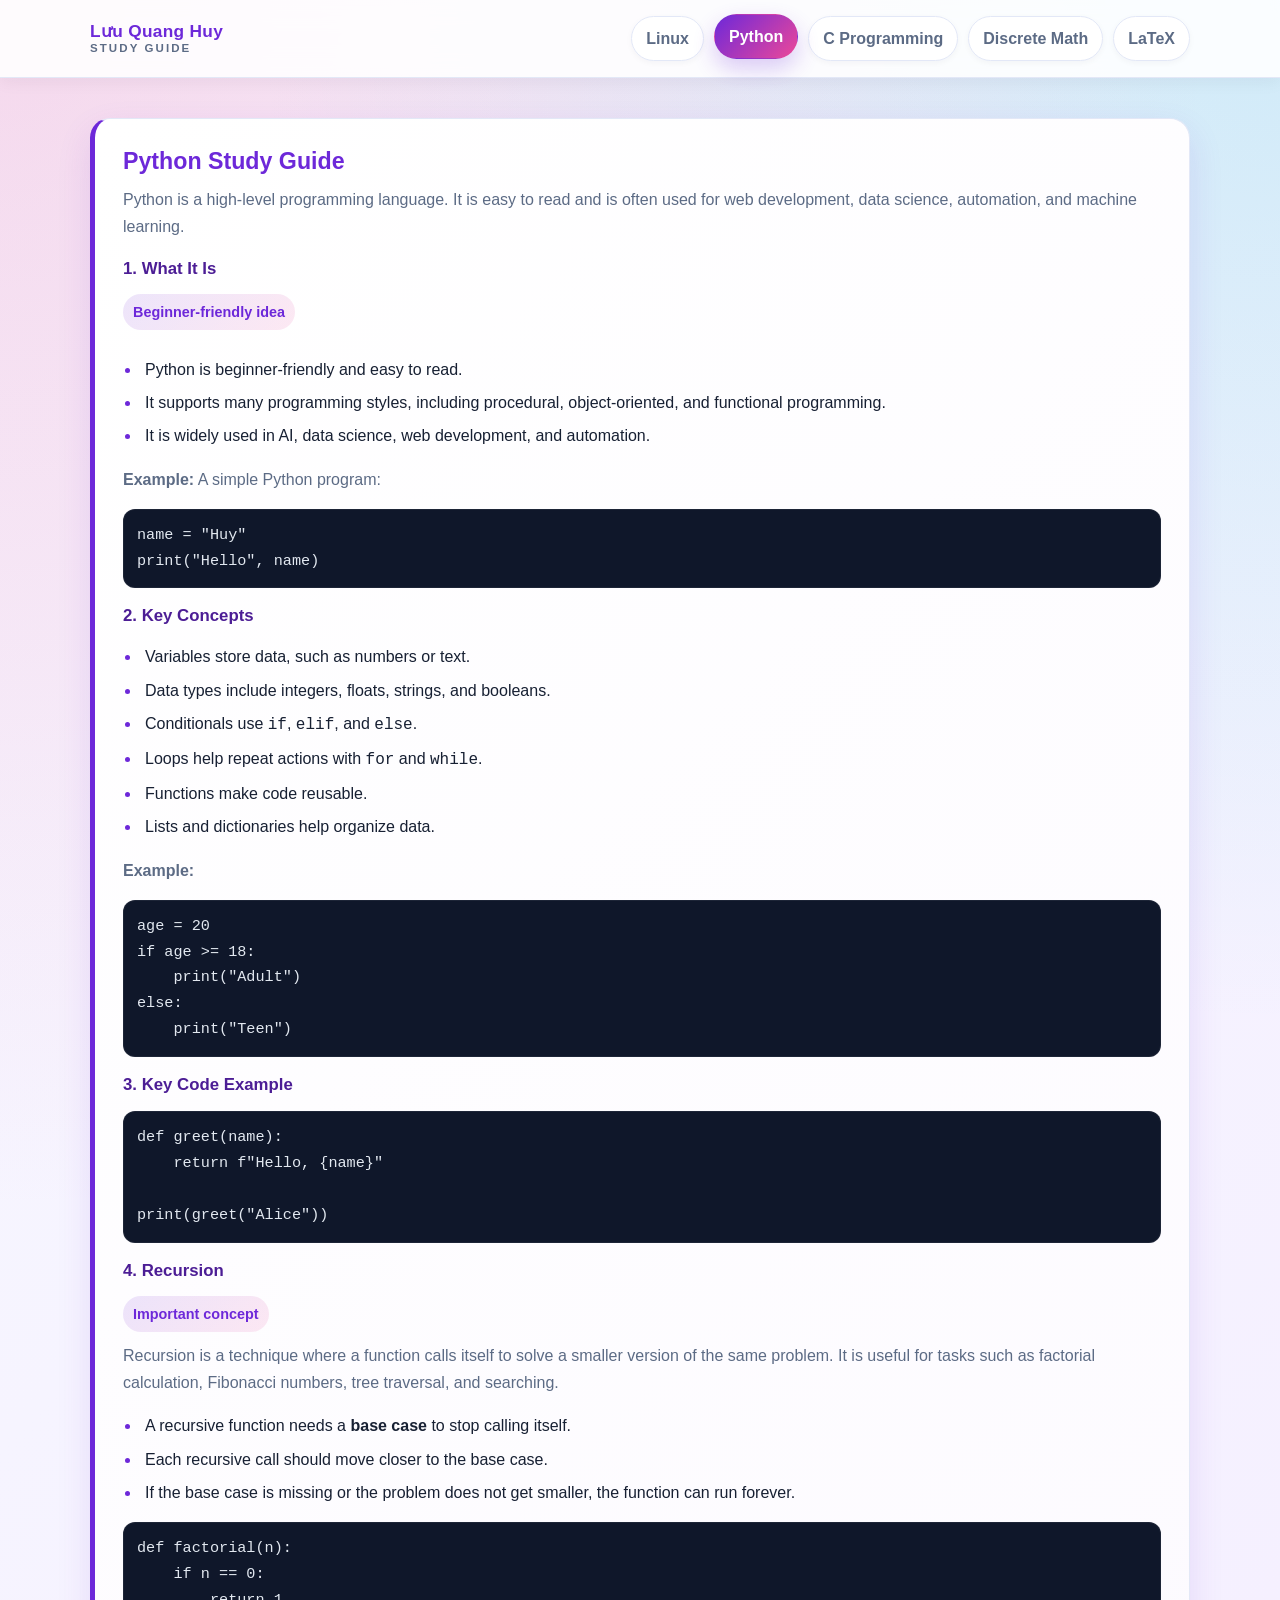
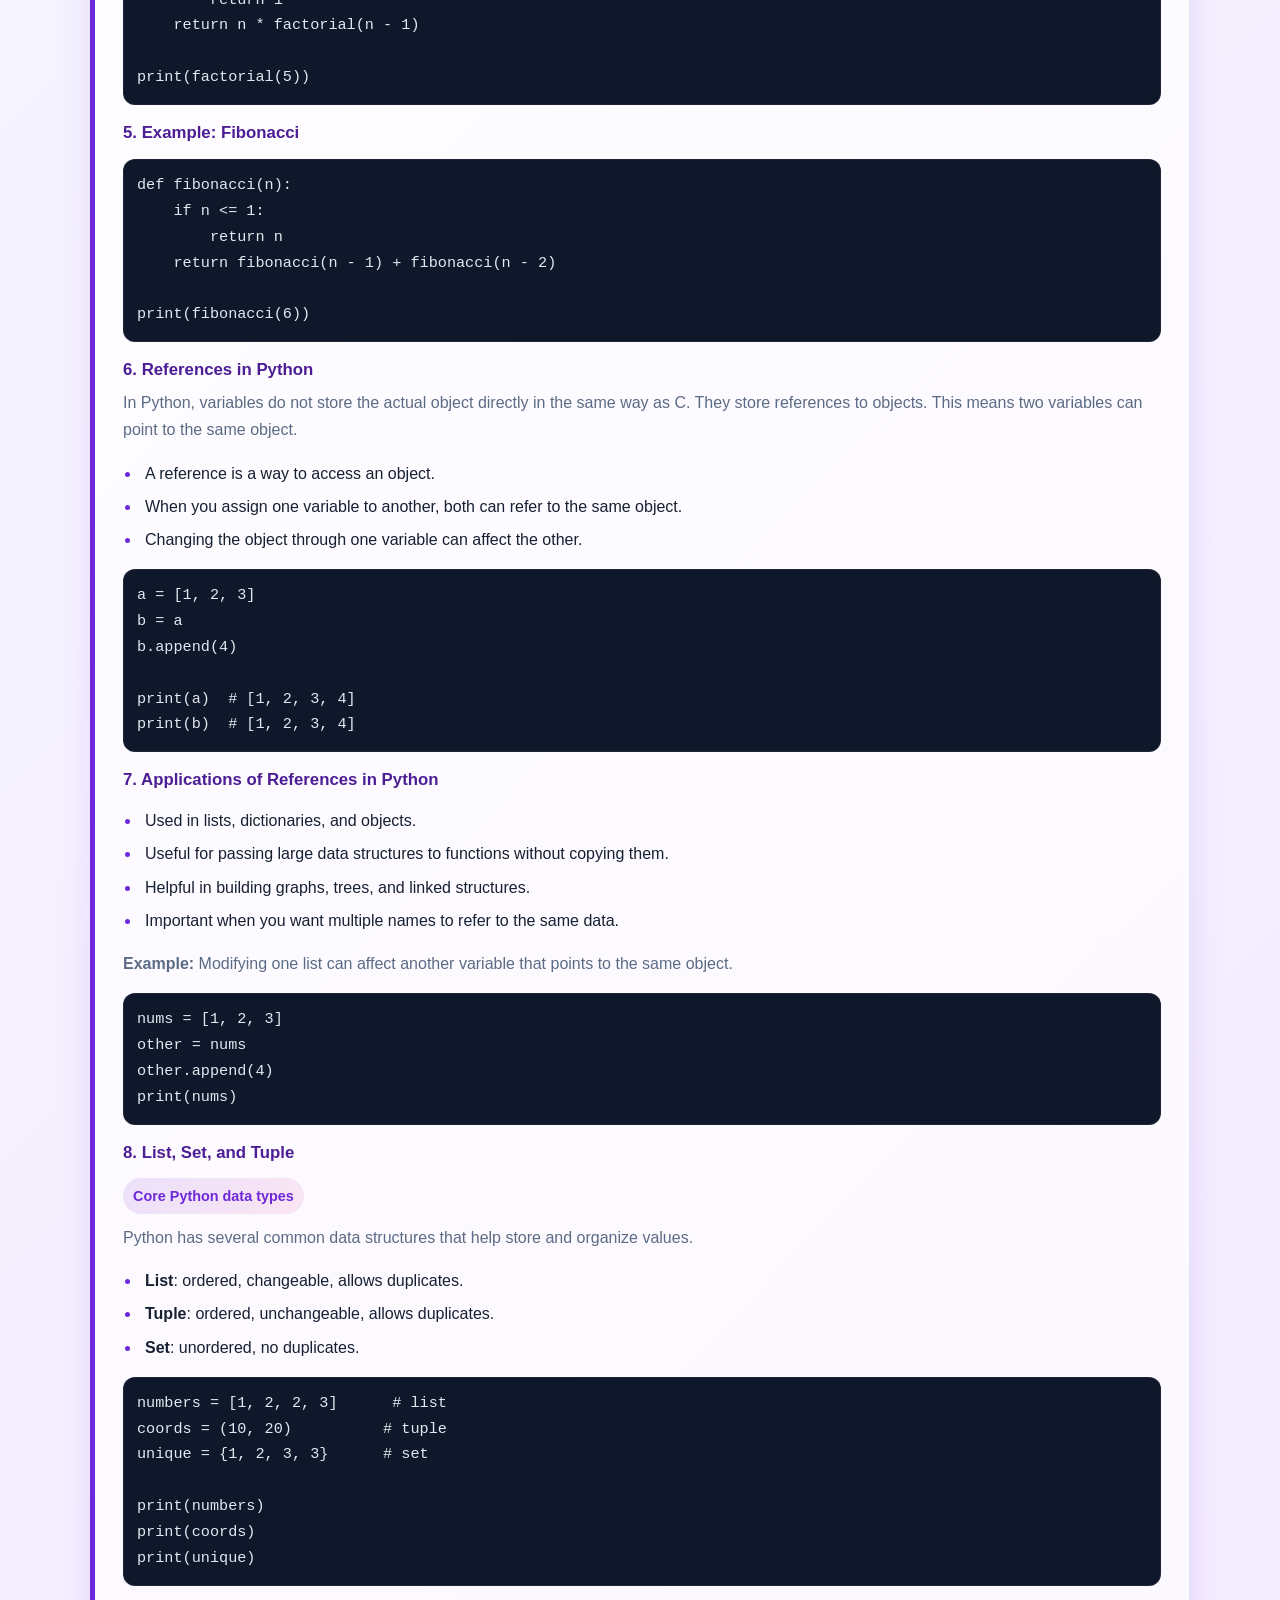
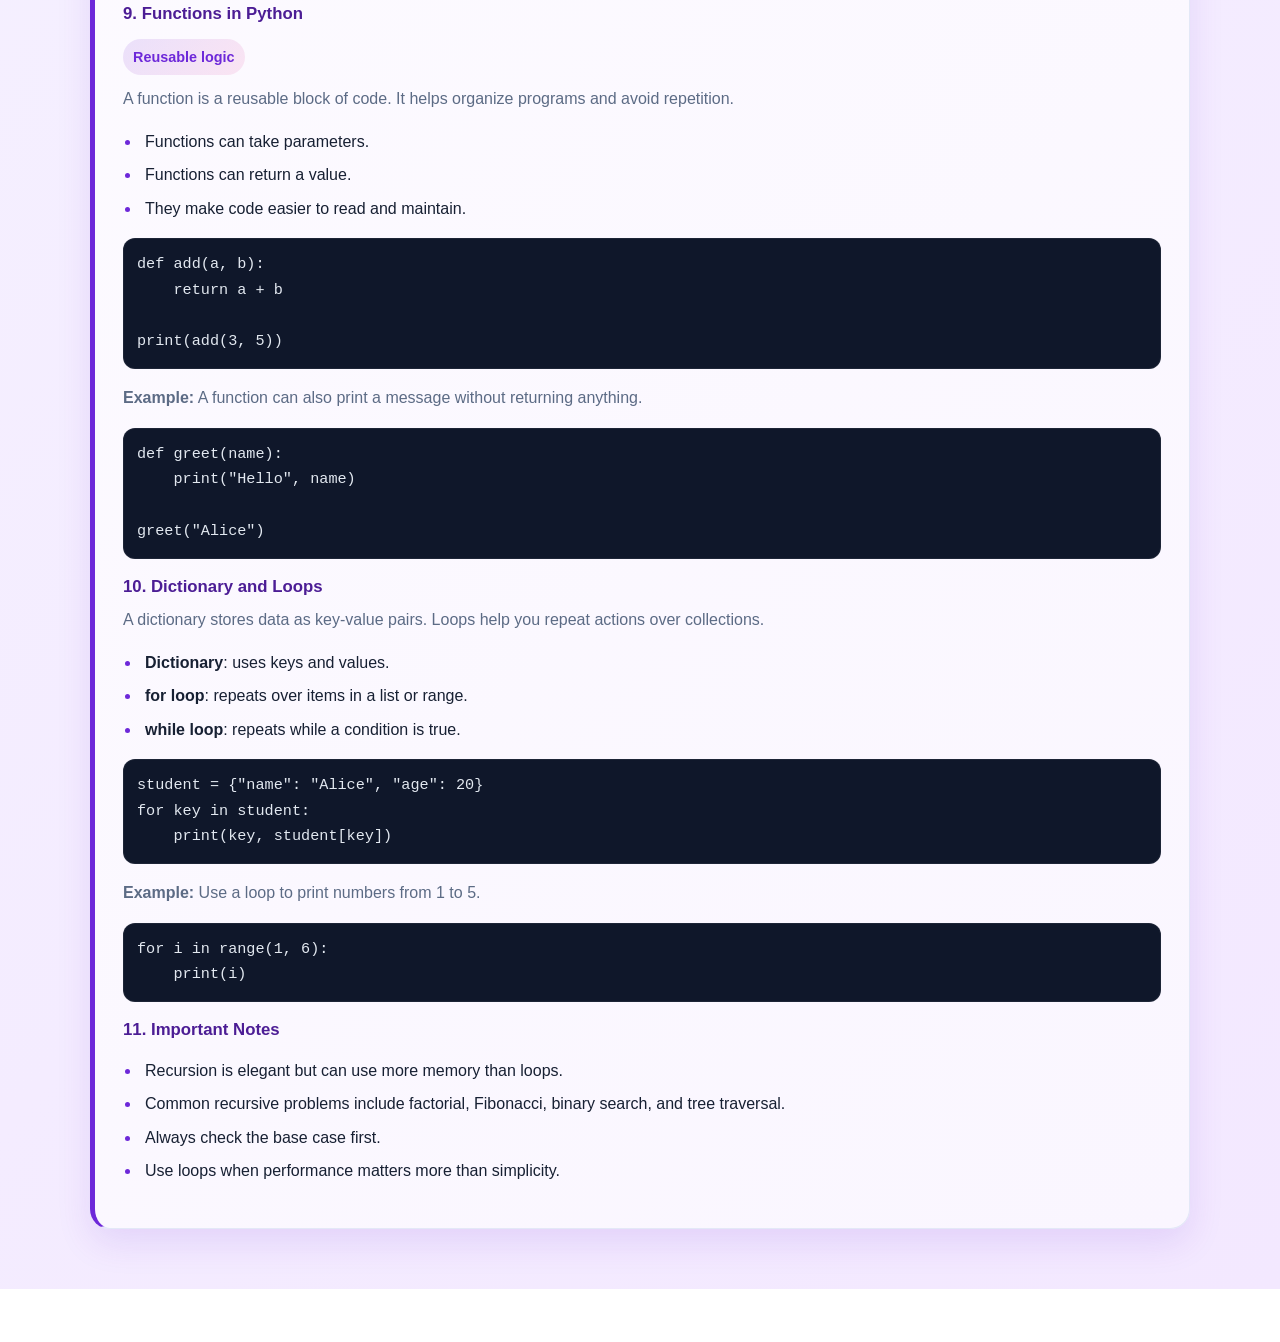
<file: python.html>
<!DOCTYPE html>
<html lang="en">
<head>
    <meta charset="UTF-8">
    <meta name="viewport" content="width=device-width, initial-scale=1.0">
    <title>Python Study Guide</title>
    <link rel="stylesheet" href="html/style.css">
</head>
<body>
    <header class="site-header">
        <div class="container nav-bar">
            <div class="brand-block">
                <a href="html/index.html" class="brand">
                    <span class="brand-name">Lưu Quang Huy</span>
                    <span class="brand-subtitle">Study Guide</span>
                </a>
            </div>
            <nav class="nav-links">
                <a href="linux.html" class="tab-btn">Linux</a>
                <a href="python.html" class="tab-btn active">Python</a>
                <a href="c.html" class="tab-btn">C Programming</a>
                <a href="discrete.html" class="tab-btn">Discrete Math</a>
                <a href="latex.html" class="tab-btn">LaTeX</a>
            </nav>
        </div>
    </header>

    <main class="container" style="padding: 40px 0 60px;">
        <section class="card">
            <h2>Python Study Guide</h2>
            <p>Python is a high-level programming language. It is easy to read and is often used for web development, data science, automation, and machine learning.</p>

            <h3>1. What It Is</h3>
            <span class="content-tip">Beginner-friendly idea</span>
            <ul>
                <li>Python is beginner-friendly and easy to read.</li>
                <li>It supports many programming styles, including procedural, object-oriented, and functional programming.</li>
                <li>It is widely used in AI, data science, web development, and automation.</li>
            </ul>
            <p><strong>Example:</strong> A simple Python program:</p>
            <pre><code>name = "Huy"
print("Hello", name)</code></pre>

            <h3>2. Key Concepts</h3>
            <ul>
                <li>Variables store data, such as numbers or text.</li>
                <li>Data types include integers, floats, strings, and booleans.</li>
                <li>Conditionals use <code>if</code>, <code>elif</code>, and <code>else</code>.</li>
                <li>Loops help repeat actions with <code>for</code> and <code>while</code>.</li>
                <li>Functions make code reusable.</li>
                <li>Lists and dictionaries help organize data.</li>
            </ul>
            <p><strong>Example:</strong></p>
            <pre><code>age = 20
if age >= 18:
    print("Adult")
else:
    print("Teen")</code></pre>

            <h3>3. Key Code Example</h3>
            <pre><code>def greet(name):
    return f"Hello, {name}" 

print(greet("Alice"))</code></pre>

            <h3>4. Recursion</h3>
            <span class="content-tip">Important concept</span>
            <p>Recursion is a technique where a function calls itself to solve a smaller version of the same problem. It is useful for tasks such as factorial calculation, Fibonacci numbers, tree traversal, and searching.</p>
            <ul>
                <li>A recursive function needs a <strong>base case</strong> to stop calling itself.</li>
                <li>Each recursive call should move closer to the base case.</li>
                <li>If the base case is missing or the problem does not get smaller, the function can run forever.</li>
            </ul>
            <pre><code>def factorial(n):
    if n == 0:
        return 1
    return n * factorial(n - 1)

print(factorial(5))</code></pre>

            <h3>5. Example: Fibonacci</h3>
            <pre><code>def fibonacci(n):
    if n <= 1:
        return n
    return fibonacci(n - 1) + fibonacci(n - 2)

print(fibonacci(6))</code></pre>

            <h3>6. References in Python</h3>
            <p>In Python, variables do not store the actual object directly in the same way as C. They store references to objects. This means two variables can point to the same object.</p>
            <ul>
                <li>A reference is a way to access an object.</li>
                <li>When you assign one variable to another, both can refer to the same object.</li>
                <li>Changing the object through one variable can affect the other.</li>
            </ul>
            <pre><code>a = [1, 2, 3]
b = a
b.append(4)

print(a)  # [1, 2, 3, 4]
print(b)  # [1, 2, 3, 4]</code></pre>

            <h3>7. Applications of References in Python</h3>
            <ul>
                <li>Used in lists, dictionaries, and objects.</li>
                <li>Useful for passing large data structures to functions without copying them.</li>
                <li>Helpful in building graphs, trees, and linked structures.</li>
                <li>Important when you want multiple names to refer to the same data.</li>
            </ul>
            <p><strong>Example:</strong> Modifying one list can affect another variable that points to the same object.</p>
            <pre><code>nums = [1, 2, 3]
other = nums
other.append(4)
print(nums)</code></pre>

            <h3>8. List, Set, and Tuple</h3>
            <span class="content-tip">Core Python data types</span>
            <p>Python has several common data structures that help store and organize values.</p>
            <ul>
                <li><strong>List</strong>: ordered, changeable, allows duplicates.</li>
                <li><strong>Tuple</strong>: ordered, unchangeable, allows duplicates.</li>
                <li><strong>Set</strong>: unordered, no duplicates.</li>
            </ul>
            <pre><code>numbers = [1, 2, 2, 3]      # list
coords = (10, 20)          # tuple
unique = {1, 2, 3, 3}      # set

print(numbers)
print(coords)
print(unique)</code></pre>

            <h3>9. Functions in Python</h3>
            <span class="content-tip">Reusable logic</span>
            <p>A function is a reusable block of code. It helps organize programs and avoid repetition.</p>
            <ul>
                <li>Functions can take parameters.</li>
                <li>Functions can return a value.</li>
                <li>They make code easier to read and maintain.</li>
            </ul>
            <pre><code>def add(a, b):
    return a + b

print(add(3, 5))</code></pre>
            <p><strong>Example:</strong> A function can also print a message without returning anything.</p>
            <pre><code>def greet(name):
    print("Hello", name)

greet("Alice")</code></pre>

            <h3>10. Dictionary and Loops</h3>
            <p>A dictionary stores data as key-value pairs. Loops help you repeat actions over collections.</p>
            <ul>
                <li><strong>Dictionary</strong>: uses keys and values.</li>
                <li><strong>for loop</strong>: repeats over items in a list or range.</li>
                <li><strong>while loop</strong>: repeats while a condition is true.</li>
            </ul>
            <pre><code>student = {"name": "Alice", "age": 20}
for key in student:
    print(key, student[key])</code></pre>
            <p><strong>Example:</strong> Use a loop to print numbers from 1 to 5.</p>
            <pre><code>for i in range(1, 6):
    print(i)</code></pre>

            <h3>11. Important Notes</h3>
            <ul>
                <li>Recursion is elegant but can use more memory than loops.</li>
                <li>Common recursive problems include factorial, Fibonacci, binary search, and tree traversal.</li>
                <li>Always check the base case first.</li>
                <li>Use loops when performance matters more than simplicity.</li>
            </ul>
        </section>
    </main>
</body>
</html>
</file>
<file: style.css>
:root {
  color-scheme: light;
  --bg: #f7f8ff;
  --surface: #ffffff;
  --surface-2: #eef2ff;
  --text: #172033;
  --muted: #5c6b85;
  --accent: #6d28d9;
  --accent-2: #ec4899;
  --accent-3: #06b6d4;
  --border: #e3e8f7;
  --shadow: 0 14px 35px rgba(109, 40, 217, 0.12);
}

* {
  box-sizing: border-box;
}

html {
  scroll-behavior: smooth;
}

body {
  margin: 0;
  font-family: Arial, Helvetica, sans-serif;
  background:
    radial-gradient(circle at top left, rgba(236, 72, 153, 0.18), transparent 26%),
    radial-gradient(circle at top right, rgba(6, 182, 212, 0.16), transparent 22%),
    linear-gradient(135deg, var(--bg), #f3e8ff);
  color: var(--text);
  line-height: 1.7;
}

.container {
  width: min(1100px, calc(100% - 32px));
  margin: 0 auto;
}

.site-header {
  position: sticky;
  top: 0;
  z-index: 10;
  background: rgba(255, 255, 255, 0.88);
  backdrop-filter: blur(14px);
  border-bottom: 1px solid var(--border);
  box-shadow: 0 4px 16px rgba(15, 23, 42, 0.05);
}

.nav-bar {
  display: flex;
  justify-content: space-between;
  align-items: center;
  padding: 16px 0;
}

.brand-block {
  display: flex;
  align-items: center;
}

.brand {
  display: inline-flex;
  flex-direction: column;
  gap: 2px;
  font-weight: 800;
  color: var(--accent);
  text-decoration: none;
  letter-spacing: 0.02em;
  font-family: 'Segoe UI', Tahoma, Geneva, Verdana, sans-serif;
  transition: transform 0.2s ease, color 0.2s ease;
}

.brand:hover {
  transform: translateY(-1px);
  color: var(--accent-2);
}

.brand-name {
  font-size: 1.08rem;
  line-height: 1.1;
}

.brand-subtitle {
  font-size: 0.72rem;
  font-weight: 700;
  color: var(--muted);
  text-transform: uppercase;
  letter-spacing: 0.18em;
  line-height: 1;
}

.nav-links {
  display: flex;
  flex-wrap: wrap;
  gap: 10px;
}

.tab-btn {
  border: 1px solid var(--border);
  background: var(--surface);
  color: var(--muted);
  padding: 8px 14px;
  border-radius: 999px;
  cursor: pointer;
  font-weight: 600;
  text-decoration: none;
  transition: all 0.2s ease;
  box-shadow: 0 2px 6px rgba(15, 23, 42, 0.04);
}

.tab-btn:hover,
.tab-btn.active {
  background: linear-gradient(135deg, var(--accent), var(--accent-2));
  color: white;
  border-color: transparent;
  transform: translateY(-2px);
  box-shadow: 0 10px 22px rgba(109, 40, 217, 0.24);
}

.hero {
  padding: 72px 0 48px;
}

.hero-content {
  background: linear-gradient(135deg, #ffffff 0%, #f7f1ff 100%);
  padding: 36px;
  border-radius: 24px;
  box-shadow: var(--shadow);
  border: 1px solid var(--border);
  animation: fadeUp 0.6s ease both;
}

.eyebrow {
  display: inline-block;
  margin: 0 0 10px;
  padding: 6px 12px;
  border-radius: 999px;
  background: var(--surface-2);
  color: var(--accent);
  font-size: 0.9rem;
  font-weight: 700;
  letter-spacing: 0.04em;
  text-transform: uppercase;
  animation: pulse 2.5s infinite;
}

h1, h2, h3 {
  line-height: 1.25;
}

.hero h1 {
  margin: 0 0 16px;
  font-size: clamp(1.8rem, 3vw, 2.8rem);
}

.lead {
  margin: 0;
  color: var(--muted);
  font-size: 1.05rem;
  max-width: 760px;
}

.topics-grid {
  display: flex;
  flex-direction: column;
  gap: 24px;
  padding: 12px 0 36px;
}

.card {
  background: linear-gradient(135deg, #ffffff 0%, #faf6ff 100%);
  padding: 28px;
  border-radius: 20px;
  border: 1px solid var(--border);
  border-left: 5px solid var(--accent);
  box-shadow: var(--shadow);
  display: block;
  transition: transform 0.2s ease, box-shadow 0.2s ease;
}

.card:hover {
  transform: translateY(-3px);
  box-shadow: 0 16px 32px rgba(15, 23, 42, 0.12);
}

.card[style*="display: none"] {
  display: none;
}

.card h2 {
  margin-top: 0;
  margin-bottom: 10px;
  color: var(--accent);
  font-size: 1.45rem;
}

.card > p {
  margin-top: 0;
  color: var(--muted);
}

.card h3 {
  margin-bottom: 8px;
  margin-top: 18px;
  font-size: 1.05rem;
  color: #4c1d95;
}

.card ul {
  padding-left: 18px;
}

.card li {
  margin-bottom: 6px;
  padding-left: 4px;
}

.card li::marker {
  color: var(--accent);
  font-weight: 700;
}

.content-tip {
  display: inline-block;
  margin: 6px 0 10px;
  padding: 6px 10px;
  border-radius: 999px;
  background: linear-gradient(135deg, rgba(109, 40, 217, 0.12), rgba(236, 72, 153, 0.12));
  color: #6d28d9;
  font-size: 0.9rem;
  font-weight: 700;
}

pre {
  background: #0f172a;
  color: #e2e8f0;
  padding: 14px;
  border-radius: 12px;
  overflow-x: auto;
  font-size: 0.95rem;
  box-shadow: inset 0 0 0 1px rgba(255,255,255,0.06);
}

code {
  font-family: "Courier New", Courier, monospace;
}

.summary-box {
  margin: 0 auto 48px;
  background: linear-gradient(135deg, var(--surface-2), #ffffff);
  border: 1px solid var(--border);
  border-radius: 20px;
  padding: 24px 28px;
  box-shadow: var(--shadow);
}

.site-footer {
  padding: 0 0 28px;
  text-align: center;
  color: var(--muted);
}

@keyframes fadeUp {
  from {
    opacity: 0;
    transform: translateY(12px);
  }
  to {
    opacity: 1;
    transform: translateY(0);
  }
}

@keyframes pulse {
  0%, 100% {
    transform: scale(1);
  }
  50% {
    transform: scale(1.03);
  }
}

@media (max-width: 900px) {
  .card {
    padding: 22px;
  }
}

@media (max-width: 640px) {
  .hero-content {
    padding: 24px;
  }

  .nav-bar {
    flex-direction: column;
    gap: 10px;
  }
}
</file>
<file: html/style.css>
:root {
  color-scheme: light;
  --bg: #f7f8ff;
  --surface: #ffffff;
  --surface-2: #eef2ff;
  --text: #172033;
  --muted: #5c6b85;
  --accent: #6d28d9;
  --accent-2: #ec4899;
  --accent-3: #06b6d4;
  --border: #e3e8f7;
  --shadow: 0 14px 35px rgba(109, 40, 217, 0.12);
}

* {
  box-sizing: border-box;
}

html {
  scroll-behavior: smooth;
}

body {
  margin: 0;
  font-family: Arial, Helvetica, sans-serif;
  background:
    radial-gradient(circle at top left, rgba(236, 72, 153, 0.18), transparent 26%),
    radial-gradient(circle at top right, rgba(6, 182, 212, 0.16), transparent 22%),
    linear-gradient(135deg, var(--bg), #f3e8ff);
  color: var(--text);
  line-height: 1.7;
}

.container {
  width: min(1100px, calc(100% - 32px));
  margin: 0 auto;
}

.site-header {
  position: sticky;
  top: 0;
  z-index: 10;
  background: rgba(255, 255, 255, 0.88);
  backdrop-filter: blur(14px);
  border-bottom: 1px solid var(--border);
  box-shadow: 0 4px 16px rgba(15, 23, 42, 0.05);
}

.nav-bar {
  display: flex;
  justify-content: space-between;
  align-items: center;
  padding: 16px 0;
}

.brand-block {
  display: flex;
  align-items: center;
}

.brand {
  display: inline-flex;
  flex-direction: column;
  gap: 2px;
  font-weight: 800;
  color: var(--accent);
  text-decoration: none;
  letter-spacing: 0.02em;
  font-family: 'Segoe UI', Tahoma, Geneva, Verdana, sans-serif;
  transition: transform 0.2s ease, color 0.2s ease;
}

.brand:hover {
  transform: translateY(-1px);
  color: var(--accent-2);
}

.brand-name {
  font-size: 1.08rem;
  line-height: 1.1;
}

.brand-subtitle {
  font-size: 0.72rem;
  font-weight: 700;
  color: var(--muted);
  text-transform: uppercase;
  letter-spacing: 0.18em;
  line-height: 1;
}

.nav-links {
  display: flex;
  flex-wrap: wrap;
  gap: 10px;
}

.tab-btn {
  border: 1px solid var(--border);
  background: var(--surface);
  color: var(--muted);
  padding: 8px 14px;
  border-radius: 999px;
  cursor: pointer;
  font-weight: 600;
  text-decoration: none;
  transition: all 0.2s ease;
  box-shadow: 0 2px 6px rgba(15, 23, 42, 0.04);
}

.tab-btn:hover,
.tab-btn.active {
  background: linear-gradient(135deg, var(--accent), var(--accent-2));
  color: white;
  border-color: transparent;
  transform: translateY(-2px);
  box-shadow: 0 10px 22px rgba(109, 40, 217, 0.24);
}

.hero {
  padding: 72px 0 48px;
}

.hero-content {
  background: linear-gradient(135deg, #ffffff 0%, #f7f1ff 100%);
  padding: 36px;
  border-radius: 24px;
  box-shadow: var(--shadow);
  border: 1px solid var(--border);
  animation: fadeUp 0.6s ease both;
}

.eyebrow {
  display: inline-block;
  margin: 0 0 10px;
  padding: 6px 12px;
  border-radius: 999px;
  background: var(--surface-2);
  color: var(--accent);
  font-size: 0.9rem;
  font-weight: 700;
  letter-spacing: 0.04em;
  text-transform: uppercase;
  animation: pulse 2.5s infinite;
}

h1, h2, h3 {
  line-height: 1.25;
}

.hero h1 {
  margin: 0 0 16px;
  font-size: clamp(1.8rem, 3vw, 2.8rem);
}

.lead {
  margin: 0;
  color: var(--muted);
  font-size: 1.05rem;
  max-width: 760px;
}

.topics-grid {
  display: flex;
  flex-direction: column;
  gap: 24px;
  padding: 12px 0 36px;
}

.card {
  background: linear-gradient(135deg, #ffffff 0%, #faf6ff 100%);
  padding: 28px;
  border-radius: 20px;
  border: 1px solid var(--border);
  border-left: 5px solid var(--accent);
  box-shadow: var(--shadow);
  display: block;
  transition: transform 0.2s ease, box-shadow 0.2s ease;
}

.card:hover {
  transform: translateY(-3px);
  box-shadow: 0 16px 32px rgba(15, 23, 42, 0.12);
}

.card[style*="display: none"] {
  display: none;
}

.card h2 {
  margin-top: 0;
  margin-bottom: 10px;
  color: var(--accent);
  font-size: 1.45rem;
}

.card > p {
  margin-top: 0;
  color: var(--muted);
}

.card h3 {
  margin-bottom: 8px;
  margin-top: 18px;
  font-size: 1.05rem;
  color: #4c1d95;
}

.card ul {
  padding-left: 18px;
}

.card li {
  margin-bottom: 6px;
  padding-left: 4px;
}

.card li::marker {
  color: var(--accent);
  font-weight: 700;
}

.content-tip {
  display: inline-block;
  margin: 6px 0 10px;
  padding: 6px 10px;
  border-radius: 999px;
  background: linear-gradient(135deg, rgba(109, 40, 217, 0.12), rgba(236, 72, 153, 0.12));
  color: #6d28d9;
  font-size: 0.9rem;
  font-weight: 700;
}

pre {
  background: #0f172a;
  color: #e2e8f0;
  padding: 14px;
  border-radius: 12px;
  overflow-x: auto;
  font-size: 0.95rem;
  box-shadow: inset 0 0 0 1px rgba(255,255,255,0.06);
}

code {
  font-family: "Courier New", Courier, monospace;
}

.summary-box {
  margin: 0 auto 48px;
  background: linear-gradient(135deg, var(--surface-2), #ffffff);
  border: 1px solid var(--border);
  border-radius: 20px;
  padding: 24px 28px;
  box-shadow: var(--shadow);
}

.site-footer {
  padding: 0 0 28px;
  text-align: center;
  color: var(--muted);
}

@keyframes fadeUp {
  from {
    opacity: 0;
    transform: translateY(12px);
  }
  to {
    opacity: 1;
    transform: translateY(0);
  }
}

@keyframes pulse {
  0%, 100% {
    transform: scale(1);
  }
  50% {
    transform: scale(1.03);
  }
}

@media (max-width: 900px) {
  .card {
    padding: 22px;
  }
}

@media (max-width: 640px) {
  .hero-content {
    padding: 24px;
  }

  .nav-bar {
    flex-direction: column;
    gap: 10px;
  }
}
</file>
